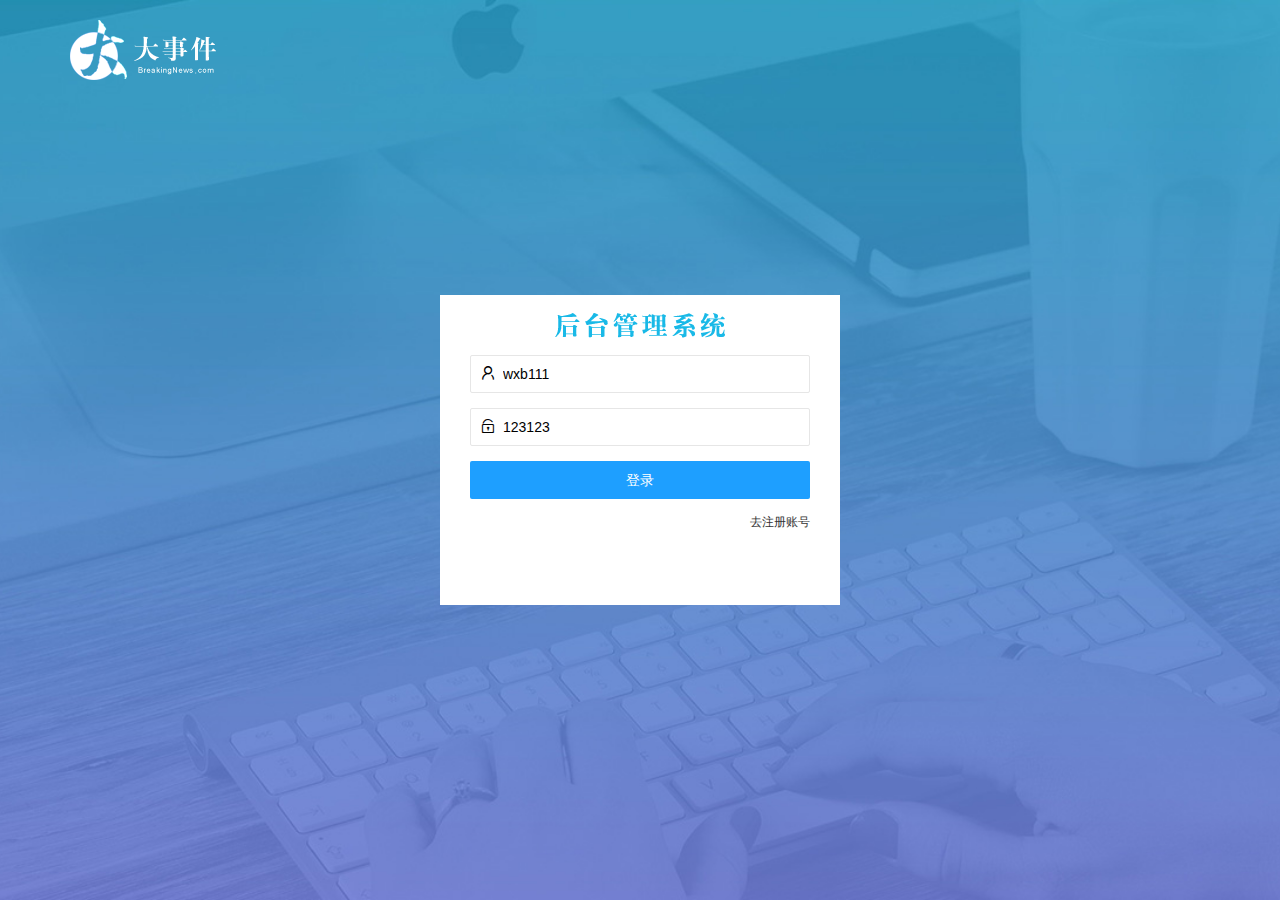
<file: login.html>
<!DOCTYPE html>
<html lang="en">

<head>
    <meta charset="UTF-8">
    <meta name="viewport" content="width=device-width, initial-scale=1.0">
    <title>大事件-注册和登录页面</title>
    <!-- 引入layui样式 -->
    <link rel="stylesheet" href="/assets/lib/layui/css/layui.css">
    <!-- 引入自己的样式 -->
    <link rel="stylesheet" href="/assets/css/login.css">
</head>

<body>
    <!-- 版心+log -->
    <div class="layui-main">
        <img src="/assets/images/logo.png" alt="">
    </div>
    <!-- 注册和登录区域 -->
    <div class="loginAndRegBox">
        <!-- 登录注册标题 -->
        <div class="titleBox"></div>
        <!-- 表单区域 -->
        <div class="login-box">
            <!-- 登录表单 -->
            <form class="layui-form" action="" id="form_login">
                <!-- 用户名 -->
                <div class="layui-form-item">
                    <i class="layui-icon layui-icon-username"></i>
                    <input value="wxb111" type="text" name="username" require lay-verify="required" placeholder="请输入用户名"
                        autocomplete="off" class="layui-input ">
                </div>
                <!-- 密码 -->
                <div class="layui-form-item">
                    <i class="layui-icon layui-icon-password"></i>
                    <input value="123123" type="text" name="password" required lay-verify="required|pwd" placeholder="请输入密码"
                        autocomplete="off" class="layui-input">
                </div>
                <!-- 提交按钮 -->
                <div class="layui-form-item">
                    <button class="layui-btn layui-btn-fluid layui-btn-normal" lay-submit>登录</button>
                </div>
                <!-- a链接 -->
                <div class="layui-form-item links">
                    <a href="javascript:;" id="link_reg">去注册账号</a>
                </div>
            </form>

        </div>
        <!-- 注册区域 -->
        <div class="reg-box" style="display: none;">
            <!-- 注册表单 -->
            <form class="layui-form" action="" id="form_reg">
                <!-- 用户名 -->
                <div class="layui-form-item">
                    <i class="layui-icon layui-icon-username"></i>
                    <input type="text" name="username" required lay-verify="required" placeholder="请输入用户名"
                        autocomplete="off" class="layui-input">
                </div>
                <!-- 密码 -->
                <div class="layui-form-item">
                    <i class="layui-icon layui-icon-password"></i>
                    <input type="text" name="password" required lay-verify="required|pwd" placeholder="请输入密码"
                        autocomplete="off" class="layui-input">
                </div>
                <!-- 确认密码 -->
                <div class="layui-form-item">
                    <i class="layui-icon layui-icon-password"></i>
                    <input type="text" name="repassword" required lay-verify="required|pwd|repwd" placeholder="请输入密码"
                        autocomplete="off" class="layui-input">
                </div>
                <!-- 注册按钮 -->
                <div class="layui-form-item">
                    <button class="layui-btn layui-btn-fluid layui-btn-normal" lay-submit>注册</button>
                </div>
                <!-- a链接 -->
                <div class="layui-form-item links">
                    <a href="javascript:;" id="link_login">去登陆</a>
                </div>
            </form>


        </div>
    </div>


    <!-- 导入layui的js（带all的） -->
    <script src="/assets/lib/layui/layui.all.js"></script>
    <!-- 引入jq -->
    <script src="/assets/lib/jquery.js "></script>
    <!-- 导入bestAPI.js -->
    <script src="/assets/js/baseAPI.js"></script>
    <!-- 引入自己的js -->
    <script src="/assets/js/login.js "></script>
</body>

</html>
</file>
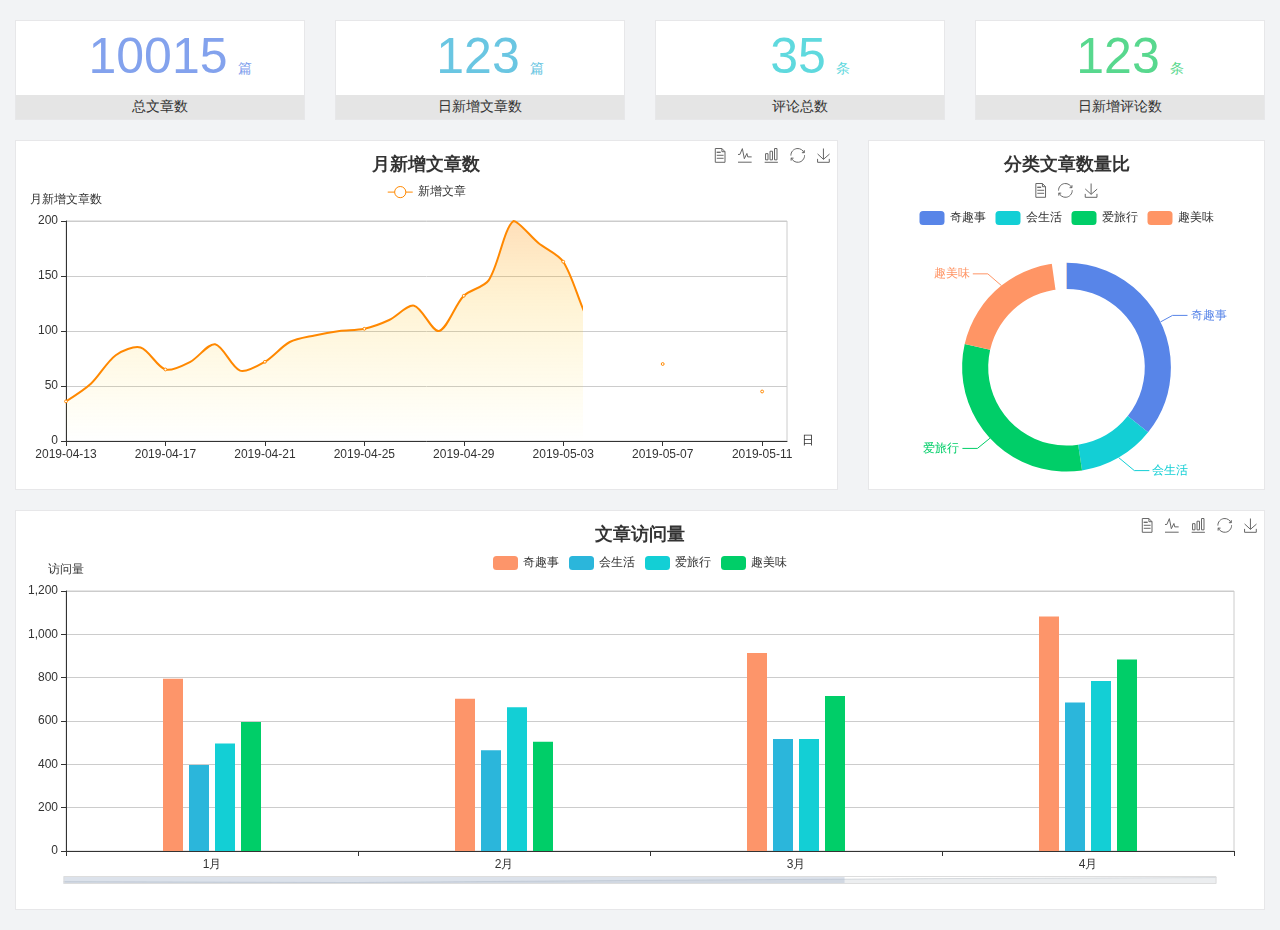
<file: home/dashboard.html>
<!DOCTYPE html>
<html lang="en">

<head>
  <meta charset="UTF-8">
  <meta name="viewport" content="width=device-width, initial-scale=1.0">
  <meta http-equiv="X-UA-Compatible" content="ie=edge">
  <title>图表统计</title>
  <link rel="stylesheet" href="../assets/lib/bootstrap.css" />
  <link rel="stylesheet" href="../assets/lib/main.css" />
  <script src="../assets/lib/jquery.js"></script>
  <script type="text/javascript" src="../assets/lib/echarts.min.js"></script>
</head>

<body>
  <div class="container-fluid">
    <div class="row spannel_list">
      <div class="col-sm-3 col-xs-6">
        <div class="spannel">
          <em>10015</em><span>篇</span>
          <b>总文章数</b>
        </div>
      </div>
      <div class="col-sm-3 col-xs-6">
        <div class="spannel scolor01">
          <em>123</em><span>篇</span>
          <b>日新增文章数</b>
        </div>
      </div>
      <div class="col-sm-3 col-xs-6">
        <div class="spannel scolor02">
          <em>35</em><span>条</span>
          <b>评论总数</b>
        </div>
      </div>
      <div class="col-sm-3 col-xs-6">
        <div class="spannel scolor03">
          <em>123</em><span>条</span>
          <b>日新增评论数</b>
        </div>
      </div>
    </div>
  </div>

  <div class="container-fluid">
    <div class="row curve-pie">
      <div class="col-lg-8 col-md-8">
        <div class="gragh_pannel" id="curve_show"></div>
      </div>
      <div class="col-lg-4 col-md-4">
        <div class="gragh_pannel" id="pie_show"></div>
      </div>
    </div>
  </div>

  <div class="container-fluid">
    <div class="column_pannel" id="column_show"></div>
  </div>

  <script>
    var oChart = echarts.init(document.getElementById('curve_show'));
    var aList_all = [
      { 'count': 36, 'date': '2019-04-13' },
      { 'count': 52, 'date': '2019-04-14' },
      { 'count': 78, 'date': '2019-04-15' },
      { 'count': 85, 'date': '2019-04-16' },
      { 'count': 65, 'date': '2019-04-17' },
      { 'count': 72, 'date': '2019-04-18' },
      { 'count': 88, 'date': '2019-04-19' },
      { 'count': 64, 'date': '2019-04-20' },
      { 'count': 72, 'date': '2019-04-21' },
      { 'count': 90, 'date': '2019-04-22' },
      { 'count': 96, 'date': '2019-04-23' },
      { 'count': 100, 'date': '2019-04-24' },
      { 'count': 102, 'date': '2019-04-25' },
      { 'count': 110, 'date': '2019-04-26' },
      { 'count': 123, 'date': '2019-04-27' },
      { 'count': 100, 'date': '2019-04-28' },
      { 'count': 132, 'date': '2019-04-29' },
      { 'count': 146, 'date': '2019-04-30' },
      { 'count': 200, 'date': '2019-05-01' },
      { 'count': 180, 'date': '2019-05-02' },
      { 'count': 163, 'date': '2019-05-03' },
      { 'count': 110, 'date': '2019-05-04' },
      { 'count': 80, 'date': '2019-05-05' },
      { 'count': 82, 'date': '2019-05-06' },
      { 'count': 70, 'date': '2019-05-07' },
      { 'count': 65, 'date': '2019-05-08' },
      { 'count': 54, 'date': '2019-05-09' },
      { 'count': 40, 'date': '2019-05-10' },
      { 'count': 45, 'date': '2019-05-11' },
      { 'count': 38, 'date': '2019-05-12' },
    ];

    let aCount = [];
    let aDate = [];

    for (var i = 0; i < aList_all.length; i++) {
      aCount.push(aList_all[i].count);
      aDate.push(aList_all[i].date);
    }

    var chartopt = {
      title: {
        text: '月新增文章数',
        left: 'center',
        top: '10'
      },
      tooltip: {
        trigger: 'axis'
      },
      legend: {
        data: ['新增文章'],
        top: '40'
      },
      toolbox: {
        show: true,
        feature: {
          mark: { show: true },
          dataView: { show: true, readOnly: false },
          magicType: { show: true, type: ['line', 'bar'] },
          restore: { show: true },
          saveAsImage: { show: true }
        }
      },
      calculable: true,
      xAxis: [
        {
          name: '日',
          type: 'category',
          boundaryGap: false,
          data: aDate
        }
      ],
      yAxis: [
        {
          name: '月新增文章数',
          type: 'value'
        }
      ],
      series: [
        {
          name: '新增文章',
          type: 'line',
          smooth: true,
          itemStyle: { normal: { areaStyle: { type: 'default' }, color: '#f80' }, lineStyle: { color: '#f80' } },
          data: aCount
        }],
      areaStyle: {
        normal: {
          color: new echarts.graphic.LinearGradient(0, 0, 0, 1, [{
            offset: 0,
            color: 'rgba(255,136,0,0.39)'
          }, {
            offset: .34,
            color: 'rgba(255,180,0,0.25)'
          }, {
            offset: 1,
            color: 'rgba(255,222,0,0.00)'
          }])

        }
      },
      grid: {
        show: true,
        x: 50,
        x2: 50,
        y: 80,
        height: 220
      }
    };

    oChart.setOption(chartopt);


    var oPie = echarts.init(document.getElementById('pie_show'));
    var oPieopt =
    {
      title: {
        top: 10,
        text: '分类文章数量比',
        x: 'center'
      },
      tooltip: {
        trigger: 'item',
        formatter: "{a} <br/>{b} : {c} ({d}%)"
      },
      color: ['#5885e8', '#13cfd5', '#00ce68', '#ff9565'],
      legend: {
        x: 'center',
        top: 65,
        data: ['奇趣事', '会生活', '爱旅行', '趣美味']
      },
      toolbox: {
        show: true,
        x: 'center',
        top: 35,
        feature: {
          mark: { show: true },
          dataView: { show: true, readOnly: false },
          magicType: {
            show: true,
            type: ['pie', 'funnel'],
            option: {
              funnel: {
                x: '25%',
                width: '50%',
                funnelAlign: 'left',
                max: 1548
              }
            }
          },
          restore: { show: true },
          saveAsImage: { show: true }
        }
      },
      calculable: true,
      series: [
        {
          name: '访问来源',
          type: 'pie',
          radius: ['45%', '60%'],
          center: ['50%', '65%'],
          data: [
            { value: 300, name: '奇趣事' },
            { value: 100, name: '会生活' },
            { value: 260, name: '爱旅行' },
            { value: 180, name: '趣美味' }
          ]
        }
      ]
    };
    oPie.setOption(oPieopt);



    var oColumn = this.echarts.init(document.getElementById('column_show'));
    var oColumnopt =
    {
      title: {
        text: '文章访问量',
        left: 'center',
        top: '10'
      },
      tooltip: {
        trigger: 'axis'
      },
      legend: {
        data: ['奇趣事', '会生活', '爱旅行', '趣美味'],
        top: '40'
      },
      toolbox: {
        show: true,
        feature: {
          mark: { show: true },
          dataView: { show: true, readOnly: false },
          magicType: { show: true, type: ['line', 'bar'] },
          restore: { show: true },
          saveAsImage: { show: true }
        }
      },
      calculable: true,
      xAxis: [
        {
          type: 'category',
          data: ['1月', '2月', '3月', '4月', '5月']
        }
      ],
      yAxis: [
        {
          name: '访问量',
          type: 'value'
        }
      ],
      series: [
        {
          name: '奇趣事',
          type: 'bar',
          barWidth: 20,
          itemStyle: {
            normal: { areaStyle: { type: 'default' }, color: '#fd956a' }
          },
          data: [800, 708, 920, 1090, 1200]
        },
        {
          name: '会生活',
          type: 'bar',
          barWidth: 20,
          itemStyle: {
            normal: { areaStyle: { type: 'default' }, color: '#2bb6db' }
          },
          data: [400, 468, 520, 690, 800]
        },
        {
          name: '爱旅行',
          type: 'bar',
          barWidth: 20,
          itemStyle: {
            normal: { areaStyle: { type: 'default' }, color: '#13cfd5' }
          },
          data: [500, 668, 520, 790, 900]
        },
        {
          name: '趣美味',
          type: 'bar',
          barWidth: 20,
          itemStyle: {
            normal: { areaStyle: { type: 'default' }, color: '#00ce68' }
          },
          data: [600, 508, 720, 890, 1000]
        }
      ],
      grid: {
        show: true,
        x: 50,
        x2: 30,
        y: 80,
        height: 260
      },
      dataZoom: [//给x轴设置滚动条
        {
          start: 0,//默认为0
          end: 100 - 1000 / 31,//默认为100
          type: 'slider',
          show: true,
          xAxisIndex: [0],
          handleSize: 0,//滑动条的 左右2个滑动条的大小
          height: 8,//组件高度
          left: 45, //左边的距离
          right: 50,//右边的距离
          bottom: 26,//右边的距离
          handleColor: '#ddd',//h滑动图标的颜色
          handleStyle: {
            borderColor: "#cacaca",
            borderWidth: "1",
            shadowBlur: 2,
            background: "#ddd",
            shadowColor: "#ddd",
          }
        }]
    };
    oColumn.setOption(oColumnopt);
  </script>
</body>

</html>
</file>
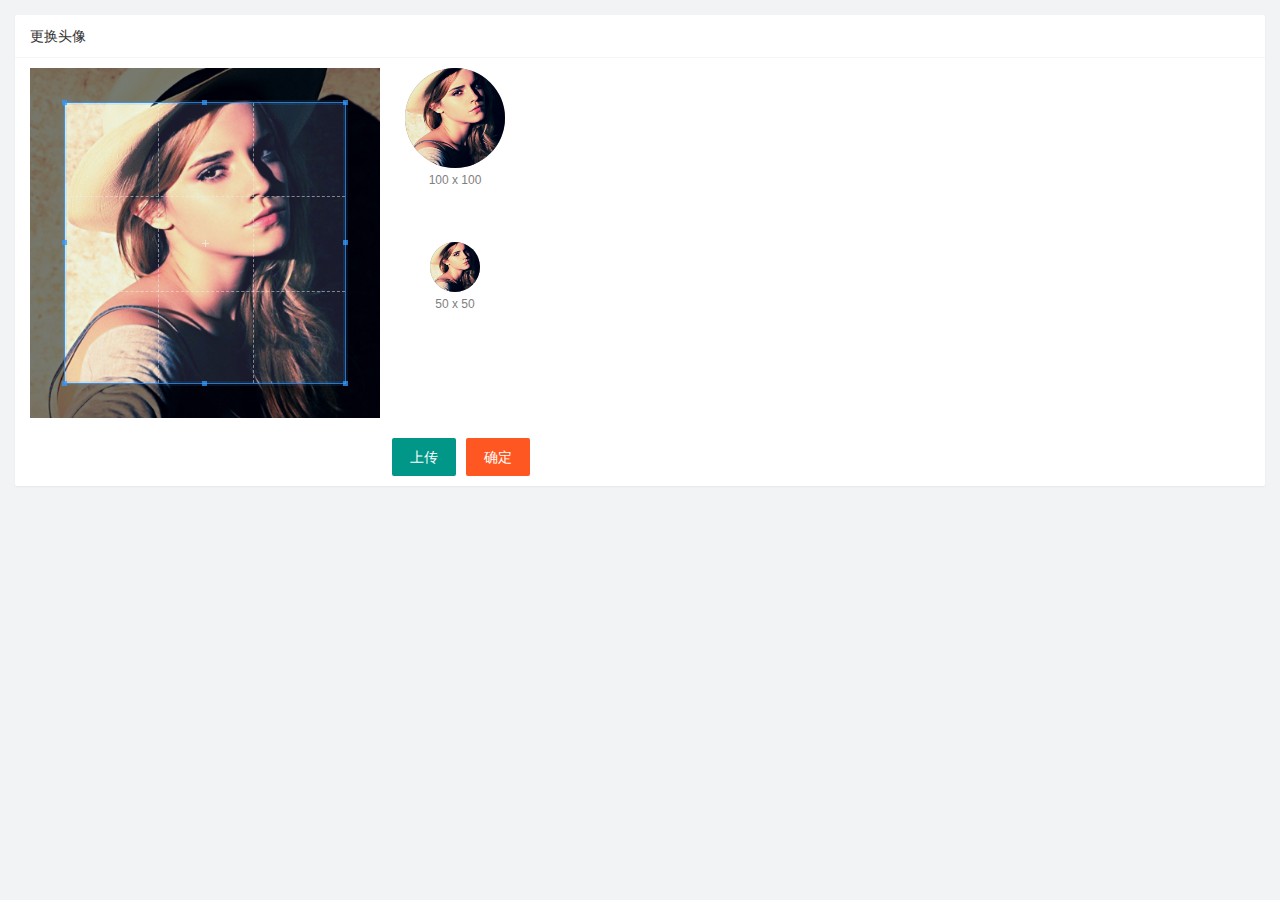
<file: user/user_avatar.html>
<!DOCTYPE html>
<html lang="en">

<head>
    <meta charset="UTF-8">
    <meta name="viewport" content="width=device-width, initial-scale=1.0">
    <title>Document</title>
    <link rel="stylesheet" href="/assets/lib/cropper/cropper.css"/>
    
    <link rel="stylesheet" href="/assets/lib/layui/css/layui.css">
    <link rel="stylesheet" href="/assets/css/user/user_avatar.css">
</head>

<body>
    <div class="layui-card">
        <div class="layui-card-header">更换头像</div>
        <div class="layui-card-body">
            <!-- 第一行的图片裁剪和预览区域 -->
            <div class="row1">
                <!-- 图片裁剪区域 -->
                <div class="cropper-box">
                    <!-- 这个 img 标签很重要，将来会把它初始化为裁剪区域 -->
                    <img id="image" src="/assets/images/sample.jpg" />
                </div>
                <!-- 图片的预览区域 -->
                <div class="preview-box">
                    <div>
                        <!-- 宽高为 100px 的预览区域 -->
                        <div class="img-preview w100"></div>
                        <p class="size">100 x 100</p>
                    </div>
                    <div>
                        <!-- 宽高为 50px 的预览区域 -->
                        <div class="img-preview w50"></div>
                        <p class="size">50 x 50</p>
                    </div>
                </div>
            </div>

            <!-- 第二行的按钮区域 -->
            <div class="row2">
                <input type="file" id="file" accept="image/png,image/jpegs">
                <button id="btnChooseImage" type="button" class="layui-btn">上传</button>
                <button id="btnUpold" type="button" class="layui-btn layui-btn-danger">确定</button>
            </div>
        </div>
    </div>
    <script src="/assets/lib/layui/layui.all.js"></script>
    <script src="/assets/lib/jquery.js"></script>
    <script src="/assets/lib/cropper/Cropper.js"></script>
    <script src="/assets/lib/cropper/jquery-cropper.js"></script>
    <script src="/assets/js/baseAPI.js"></script>
    <script src="/assets/js/user/user_avatar.js"></script>
</body>

</html>
</file>
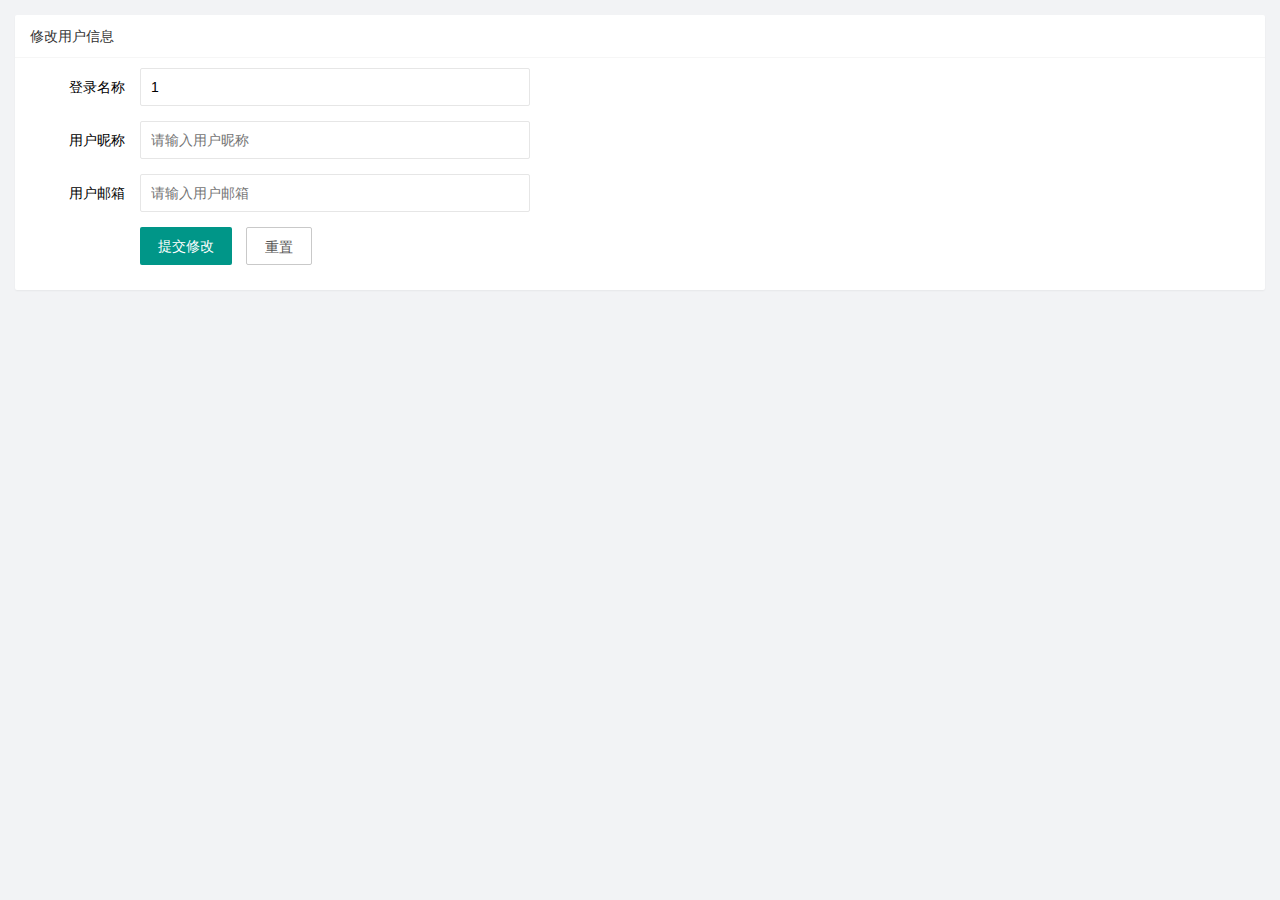
<file: user/user_info.html>
<!DOCTYPE html>
<html lang="en">

<head>
    <meta charset="UTF-8">
    <meta name="viewport" content="width=device-width, initial-scale=1.0">
    <title>Document</title>
    <link rel="stylesheet" href="/assets/lib/layui/css/layui.css">
    <link rel="stylesheet" href="/assets/css/user/user_info.css">
</head>

<body>
    <div class="layui-card">
        <div class="layui-card-header">修改用户信息</div>
        <div class="layui-card-body">
            <form class="layui-form" lay-filter="formUserInfo">
                <!-- 隐藏域id -->
                <input type="hidden" name="id">
                <div class="layui-form-item">
                    <label class="layui-form-label">登录名称</label>
                    <div class="layui-input-block">
                        <input value="1" type="text" name="username" readonly required lay-verify="required" placeholder="请输入标题"
                            autocomplete="off" class="layui-input">
                    </div>
                </div>
                <div class="layui-form-item">
                    <label class="layui-form-label">用户昵称</label>
                    <div class="layui-input-block">
                        <input type="text" name="nickname" required lay-verify="required|nickname" placeholder="请输入用户昵称"
                            autocomplete="off" class="layui-input">
                    </div>
                </div>
                <div class="layui-form-item">
                    <label class="layui-form-label">用户邮箱</label>
                    <div class="layui-input-block">
                        <input type="text" name="email" required lay-verify="required|email" placeholder="请输入用户邮箱"
                            autocomplete="off" class="layui-input">
                    </div>
                </div>
                <div class="layui-form-item">
                <div class="layui-input-block">
                    <button class="layui-btn" lay-submit lay-filter="formDemo">提交修改</button>
                    <button type="reset" class="layui-btn layui-btn-primary" id="btnReset">重置</button>
                </div>
                </div>
            </form>
        </div>
    </div>
    <script src="/assets/lib/layui/layui.all.js"></script>
    <script src="/assets/lib/jquery.js"></script>
    <script src="/assets/js/baseAPI.js"></script>
    <script src="/assets/js/user/user_info.js"></script>
</body>

</html>
</file>
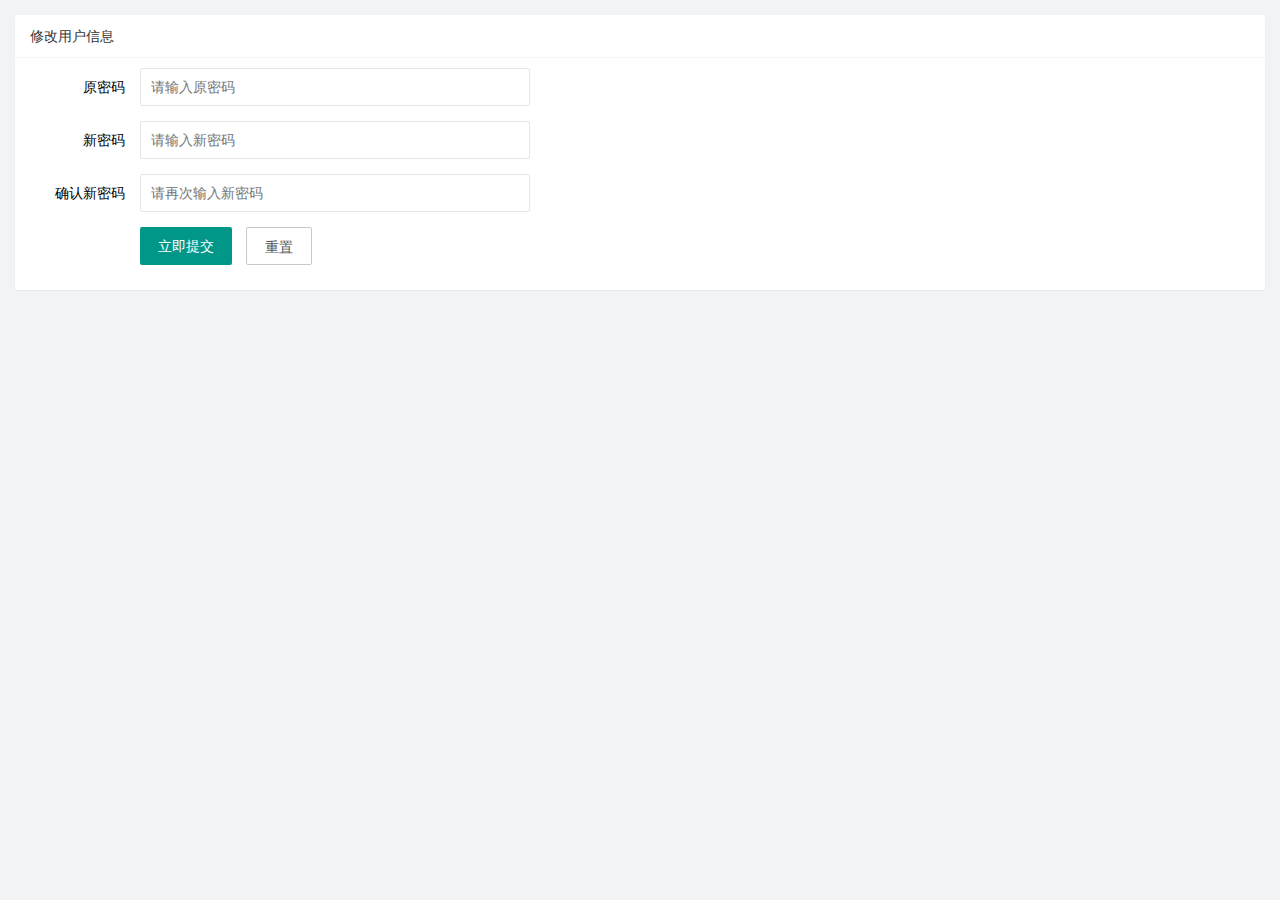
<file: user/user_pwd.html>
<!DOCTYPE html>
<html lang="en">

<head>
    <meta charset="UTF-8">
    <meta name="viewport" content="width=device-width, initial-scale=1.0">
    <title>Document</title>
    <link rel="stylesheet" href="/assets/lib/layui/css/layui.css">
    <link rel="stylesheet" href="/assets/css/user/user_pwd.css">
</head>

<body>
    <div class="layui-card">
        <div class="layui-card-header">修改用户信息</div>
        <div class="layui-card-body">
            <form class="layui-form">
                <div class="layui-form-item">
                    <label class="layui-form-label">原密码</label>
                    <div class="layui-input-block">
                        <input type="text" name="oldPwd" required lay-verify="required|pwd" placeholder="请输入原密码"
                            autocomplete="off" class="layui-input">
                    </div>
                </div>
                <div class="layui-form-item">
                    <label class="layui-form-label">新密码</label>
                    <div class="layui-input-block">
                        <input type="text" name="newPwd" required lay-verify="required|pwd|samepwd" placeholder="请输入新密码"
                            autocomplete="off" class="layui-input">
                    </div>
                </div>
                <div class="layui-form-item">
                    <label class="layui-form-label">确认新密码</label>
                    <div class="layui-input-block">
                        <input type="text" name="rePwd" required lay-verify="required|pwd|repwd" placeholder="请再次输入新密码"
                            autocomplete="off" class="layui-input">
                    </div>
                </div>
                <div class="layui-form-item">
                    <div class="layui-input-block">
                        <button class="layui-btn" lay-submit lay-filter="formDemo">立即提交</button>
                        <button type="reset" class="layui-btn layui-btn-primary">重置</button>
                    </div>
                </div>
            </form>
        </div>
    </div>
    <script src="/assets/lib/layui/layui.all.js"></script>
    <script src="/assets/lib/jquery.js"></script>
    <script src="/assets/js/baseAPI.js"></script>
    <script src="/assets/js/user/user_pwd.js"></script>
</body>

</html>
</file>
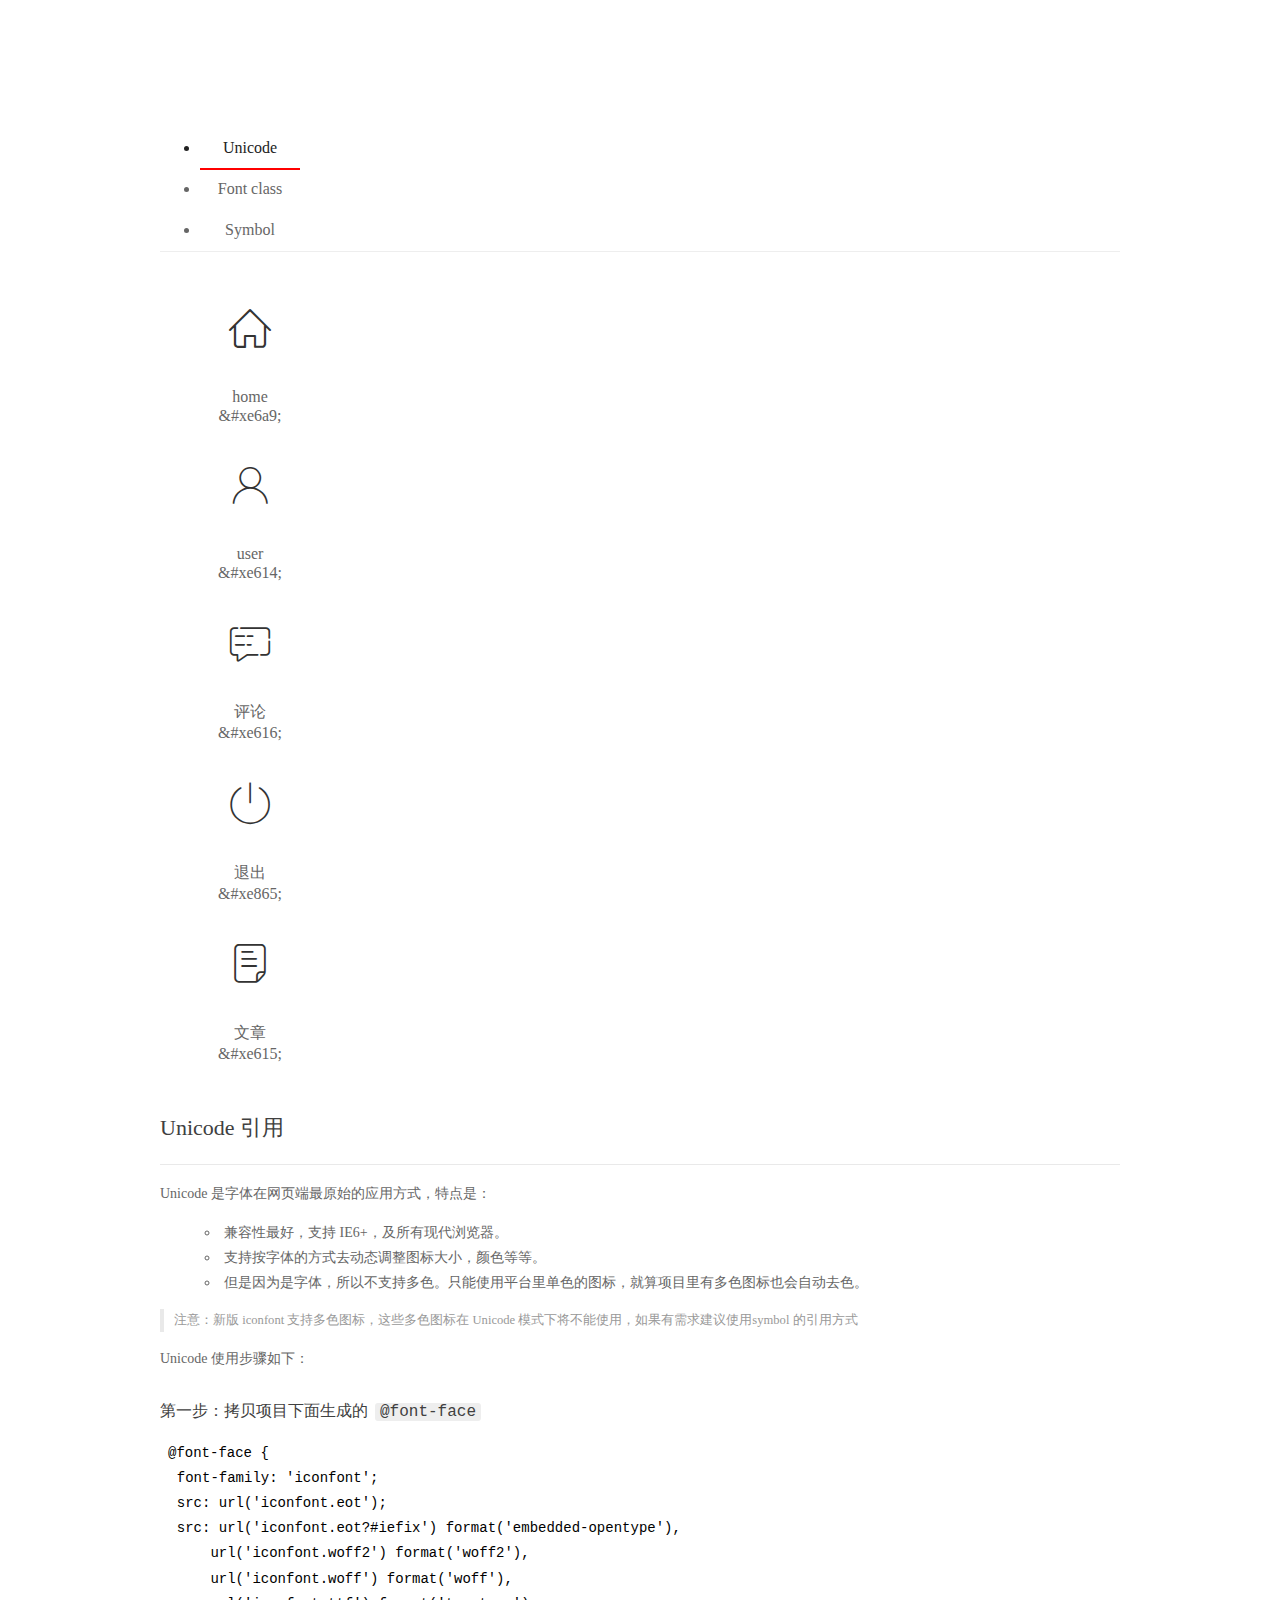
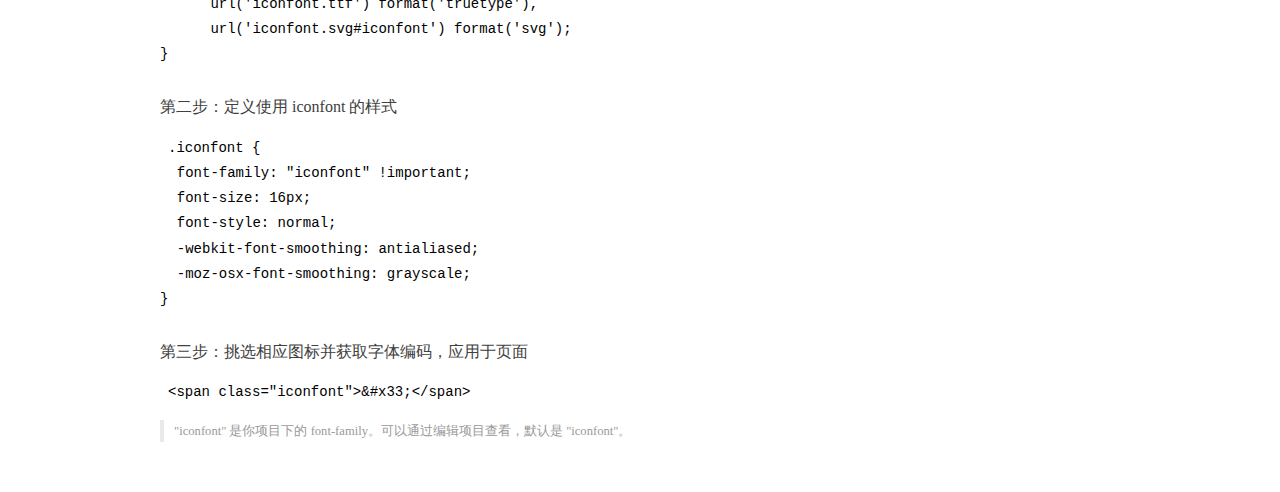
<file: assets/fonts/demo_index.html>
<!DOCTYPE html>
<html>
<head>
  <meta charset="utf-8"/>
  <title>IconFont Demo</title>
  <link rel="shortcut icon" href="https://gtms04.alicdn.com/tps/i4/TB1_oz6GVXXXXaFXpXXJDFnIXXX-64-64.ico" type="image/x-icon"/>
  <link rel="stylesheet" href="https://g.alicdn.com/thx/cube/1.3.2/cube.min.css">
  <link rel="stylesheet" href="demo.css">
  <link rel="stylesheet" href="iconfont.css">
  <script src="iconfont.js"></script>
  <!-- jQuery -->
  <script src="https://a1.alicdn.com/oss/uploads/2018/12/26/7bfddb60-08e8-11e9-9b04-53e73bb6408b.js"></script>
  <!-- 代码高亮 -->
  <script src="https://a1.alicdn.com/oss/uploads/2018/12/26/a3f714d0-08e6-11e9-8a15-ebf944d7534c.js"></script>
</head>
<body>
  <div class="main">
    <h1 class="logo"><a href="https://www.iconfont.cn/" title="iconfont 首页" target="_blank">&#xe86b;</a></h1>
    <div class="nav-tabs">
      <ul id="tabs" class="dib-box">
        <li class="dib active"><span>Unicode</span></li>
        <li class="dib"><span>Font class</span></li>
        <li class="dib"><span>Symbol</span></li>
      </ul>
      
    </div>
    <div class="tab-container">
      <div class="content unicode" style="display: block;">
          <ul class="icon_lists dib-box">
          
            <li class="dib">
              <span class="icon iconfont">&#xe6a9;</span>
                <div class="name">home</div>
                <div class="code-name">&amp;#xe6a9;</div>
              </li>
          
            <li class="dib">
              <span class="icon iconfont">&#xe614;</span>
                <div class="name">user</div>
                <div class="code-name">&amp;#xe614;</div>
              </li>
          
            <li class="dib">
              <span class="icon iconfont">&#xe616;</span>
                <div class="name">评论</div>
                <div class="code-name">&amp;#xe616;</div>
              </li>
          
            <li class="dib">
              <span class="icon iconfont">&#xe865;</span>
                <div class="name">退出</div>
                <div class="code-name">&amp;#xe865;</div>
              </li>
          
            <li class="dib">
              <span class="icon iconfont">&#xe615;</span>
                <div class="name">文章</div>
                <div class="code-name">&amp;#xe615;</div>
              </li>
          
          </ul>
          <div class="article markdown">
          <h2 id="unicode-">Unicode 引用</h2>
          <hr>

          <p>Unicode 是字体在网页端最原始的应用方式，特点是：</p>
          <ul>
            <li>兼容性最好，支持 IE6+，及所有现代浏览器。</li>
            <li>支持按字体的方式去动态调整图标大小，颜色等等。</li>
            <li>但是因为是字体，所以不支持多色。只能使用平台里单色的图标，就算项目里有多色图标也会自动去色。</li>
          </ul>
          <blockquote>
            <p>注意：新版 iconfont 支持多色图标，这些多色图标在 Unicode 模式下将不能使用，如果有需求建议使用symbol 的引用方式</p>
          </blockquote>
          <p>Unicode 使用步骤如下：</p>
          <h3 id="-font-face">第一步：拷贝项目下面生成的 <code>@font-face</code></h3>
<pre><code class="language-css"
>@font-face {
  font-family: 'iconfont';
  src: url('iconfont.eot');
  src: url('iconfont.eot?#iefix') format('embedded-opentype'),
      url('iconfont.woff2') format('woff2'),
      url('iconfont.woff') format('woff'),
      url('iconfont.ttf') format('truetype'),
      url('iconfont.svg#iconfont') format('svg');
}
</code></pre>
          <h3 id="-iconfont-">第二步：定义使用 iconfont 的样式</h3>
<pre><code class="language-css"
>.iconfont {
  font-family: "iconfont" !important;
  font-size: 16px;
  font-style: normal;
  -webkit-font-smoothing: antialiased;
  -moz-osx-font-smoothing: grayscale;
}
</code></pre>
          <h3 id="-">第三步：挑选相应图标并获取字体编码，应用于页面</h3>
<pre>
<code class="language-html"
>&lt;span class="iconfont"&gt;&amp;#x33;&lt;/span&gt;
</code></pre>
          <blockquote>
            <p>"iconfont" 是你项目下的 font-family。可以通过编辑项目查看，默认是 "iconfont"。</p>
          </blockquote>
          </div>
      </div>
      <div class="content font-class">
        <ul class="icon_lists dib-box">
          
          <li class="dib">
            <span class="icon iconfont icon-home"></span>
            <div class="name">
              home
            </div>
            <div class="code-name">.icon-home
            </div>
          </li>
          
          <li class="dib">
            <span class="icon iconfont icon-user"></span>
            <div class="name">
              user
            </div>
            <div class="code-name">.icon-user
            </div>
          </li>
          
          <li class="dib">
            <span class="icon iconfont icon-pinglun"></span>
            <div class="name">
              评论
            </div>
            <div class="code-name">.icon-pinglun
            </div>
          </li>
          
          <li class="dib">
            <span class="icon iconfont icon-tuichu"></span>
            <div class="name">
              退出
            </div>
            <div class="code-name">.icon-tuichu
            </div>
          </li>
          
          <li class="dib">
            <span class="icon iconfont icon-16"></span>
            <div class="name">
              文章
            </div>
            <div class="code-name">.icon-16
            </div>
          </li>
          
        </ul>
        <div class="article markdown">
        <h2 id="font-class-">font-class 引用</h2>
        <hr>

        <p>font-class 是 Unicode 使用方式的一种变种，主要是解决 Unicode 书写不直观，语意不明确的问题。</p>
        <p>与 Unicode 使用方式相比，具有如下特点：</p>
        <ul>
          <li>兼容性良好，支持 IE8+，及所有现代浏览器。</li>
          <li>相比于 Unicode 语意明确，书写更直观。可以很容易分辨这个 icon 是什么。</li>
          <li>因为使用 class 来定义图标，所以当要替换图标时，只需要修改 class 里面的 Unicode 引用。</li>
          <li>不过因为本质上还是使用的字体，所以多色图标还是不支持的。</li>
        </ul>
        <p>使用步骤如下：</p>
        <h3 id="-fontclass-">第一步：引入项目下面生成的 fontclass 代码：</h3>
<pre><code class="language-html">&lt;link rel="stylesheet" href="./iconfont.css"&gt;
</code></pre>
        <h3 id="-">第二步：挑选相应图标并获取类名，应用于页面：</h3>
<pre><code class="language-html">&lt;span class="iconfont icon-xxx"&gt;&lt;/span&gt;
</code></pre>
        <blockquote>
          <p>"
            iconfont" 是你项目下的 font-family。可以通过编辑项目查看，默认是 "iconfont"。</p>
        </blockquote>
      </div>
      </div>
      <div class="content symbol">
          <ul class="icon_lists dib-box">
          
            <li class="dib">
                <svg class="icon svg-icon" aria-hidden="true">
                  <use xlink:href="#icon-home"></use>
                </svg>
                <div class="name">home</div>
                <div class="code-name">#icon-home</div>
            </li>
          
            <li class="dib">
                <svg class="icon svg-icon" aria-hidden="true">
                  <use xlink:href="#icon-user"></use>
                </svg>
                <div class="name">user</div>
                <div class="code-name">#icon-user</div>
            </li>
          
            <li class="dib">
                <svg class="icon svg-icon" aria-hidden="true">
                  <use xlink:href="#icon-pinglun"></use>
                </svg>
                <div class="name">评论</div>
                <div class="code-name">#icon-pinglun</div>
            </li>
          
            <li class="dib">
                <svg class="icon svg-icon" aria-hidden="true">
                  <use xlink:href="#icon-tuichu"></use>
                </svg>
                <div class="name">退出</div>
                <div class="code-name">#icon-tuichu</div>
            </li>
          
            <li class="dib">
                <svg class="icon svg-icon" aria-hidden="true">
                  <use xlink:href="#icon-16"></use>
                </svg>
                <div class="name">文章</div>
                <div class="code-name">#icon-16</div>
            </li>
          
          </ul>
          <div class="article markdown">
          <h2 id="symbol-">Symbol 引用</h2>
          <hr>

          <p>这是一种全新的使用方式，应该说这才是未来的主流，也是平台目前推荐的用法。相关介绍可以参考这篇<a href="">文章</a>
            这种用法其实是做了一个 SVG 的集合，与另外两种相比具有如下特点：</p>
          <ul>
            <li>支持多色图标了，不再受单色限制。</li>
            <li>通过一些技巧，支持像字体那样，通过 <code>font-size</code>, <code>color</code> 来调整样式。</li>
            <li>兼容性较差，支持 IE9+，及现代浏览器。</li>
            <li>浏览器渲染 SVG 的性能一般，还不如 png。</li>
          </ul>
          <p>使用步骤如下：</p>
          <h3 id="-symbol-">第一步：引入项目下面生成的 symbol 代码：</h3>
<pre><code class="language-html">&lt;script src="./iconfont.js"&gt;&lt;/script&gt;
</code></pre>
          <h3 id="-css-">第二步：加入通用 CSS 代码（引入一次就行）：</h3>
<pre><code class="language-html">&lt;style&gt;
.icon {
  width: 1em;
  height: 1em;
  vertical-align: -0.15em;
  fill: currentColor;
  overflow: hidden;
}
&lt;/style&gt;
</code></pre>
          <h3 id="-">第三步：挑选相应图标并获取类名，应用于页面：</h3>
<pre><code class="language-html">&lt;svg class="icon" aria-hidden="true"&gt;
  &lt;use xlink:href="#icon-xxx"&gt;&lt;/use&gt;
&lt;/svg&gt;
</code></pre>
          </div>
      </div>

    </div>
  </div>
  <script>
  $(document).ready(function () {
      $('.tab-container .content:first').show()

      $('#tabs li').click(function (e) {
        var tabContent = $('.tab-container .content')
        var index = $(this).index()

        if ($(this).hasClass('active')) {
          return
        } else {
          $('#tabs li').removeClass('active')
          $(this).addClass('active')

          tabContent.hide().eq(index).fadeIn()
        }
      })
    })
  </script>
</body>
</html>
</file>
<file: assets/lib/layui/css/layui.css>
/** layui-v2.5.5 MIT License By https://www.layui.com */
 .layui-inline,img{display:inline-block;vertical-align:middle}h1,h2,h3,h4,h5,h6{font-weight:400}.layui-edge,.layui-header,.layui-inline,.layui-main{position:relative}.layui-body,.layui-edge,.layui-elip{overflow:hidden}.layui-btn,.layui-edge,.layui-inline,img{vertical-align:middle}.layui-btn,.layui-disabled,.layui-icon,.layui-unselect{-moz-user-select:none;-webkit-user-select:none;-ms-user-select:none}.layui-elip,.layui-form-checkbox span,.layui-form-pane .layui-form-label{text-overflow:ellipsis;white-space:nowrap}.layui-breadcrumb,.layui-tree-btnGroup{visibility:hidden}blockquote,body,button,dd,div,dl,dt,form,h1,h2,h3,h4,h5,h6,input,li,ol,p,pre,td,textarea,th,ul{margin:0;padding:0;-webkit-tap-highlight-color:rgba(0,0,0,0)}a:active,a:hover{outline:0}img{border:none}li{list-style:none}table{border-collapse:collapse;border-spacing:0}h4,h5,h6{font-size:100%}button,input,optgroup,option,select,textarea{font-family:inherit;font-size:inherit;font-style:inherit;font-weight:inherit;outline:0}pre{white-space:pre-wrap;white-space:-moz-pre-wrap;white-space:-pre-wrap;white-space:-o-pre-wrap;word-wrap:break-word}body{line-height:24px;font:14px Helvetica Neue,Helvetica,PingFang SC,Tahoma,Arial,sans-serif}hr{height:1px;margin:10px 0;border:0;clear:both}a{color:#333;text-decoration:none}a:hover{color:#777}a cite{font-style:normal;*cursor:pointer}.layui-border-box,.layui-border-box *{box-sizing:border-box}.layui-box,.layui-box *{box-sizing:content-box}.layui-clear{clear:both;*zoom:1}.layui-clear:after{content:'\20';clear:both;*zoom:1;display:block;height:0}.layui-inline{*display:inline;*zoom:1}.layui-edge{display:inline-block;width:0;height:0;border-width:6px;border-style:dashed;border-color:transparent}.layui-edge-top{top:-4px;border-bottom-color:#999;border-bottom-style:solid}.layui-edge-right{border-left-color:#999;border-left-style:solid}.layui-edge-bottom{top:2px;border-top-color:#999;border-top-style:solid}.layui-edge-left{border-right-color:#999;border-right-style:solid}.layui-disabled,.layui-disabled:hover{color:#d2d2d2!important;cursor:not-allowed!important}.layui-circle{border-radius:100%}.layui-show{display:block!important}.layui-hide{display:none!important}@font-face{font-family:layui-icon;src:url(../font/iconfont.eot?v=250);src:url(../font/iconfont.eot?v=250#iefix) format('embedded-opentype'),url(../font/iconfont.woff2?v=250) format('woff2'),url(../font/iconfont.woff?v=250) format('woff'),url(../font/iconfont.ttf?v=250) format('truetype'),url(../font/iconfont.svg?v=250#layui-icon) format('svg')}.layui-icon{font-family:layui-icon!important;font-size:16px;font-style:normal;-webkit-font-smoothing:antialiased;-moz-osx-font-smoothing:grayscale}.layui-icon-reply-fill:before{content:"\e611"}.layui-icon-set-fill:before{content:"\e614"}.layui-icon-menu-fill:before{content:"\e60f"}.layui-icon-search:before{content:"\e615"}.layui-icon-share:before{content:"\e641"}.layui-icon-set-sm:before{content:"\e620"}.layui-icon-engine:before{content:"\e628"}.layui-icon-close:before{content:"\1006"}.layui-icon-close-fill:before{content:"\1007"}.layui-icon-chart-screen:before{content:"\e629"}.layui-icon-star:before{content:"\e600"}.layui-icon-circle-dot:before{content:"\e617"}.layui-icon-chat:before{content:"\e606"}.layui-icon-release:before{content:"\e609"}.layui-icon-list:before{content:"\e60a"}.layui-icon-chart:before{content:"\e62c"}.layui-icon-ok-circle:before{content:"\1005"}.layui-icon-layim-theme:before{content:"\e61b"}.layui-icon-table:before{content:"\e62d"}.layui-icon-right:before{content:"\e602"}.layui-icon-left:before{content:"\e603"}.layui-icon-cart-simple:before{content:"\e698"}.layui-icon-face-cry:before{content:"\e69c"}.layui-icon-face-smile:before{content:"\e6af"}.layui-icon-survey:before{content:"\e6b2"}.layui-icon-tree:before{content:"\e62e"}.layui-icon-upload-circle:before{content:"\e62f"}.layui-icon-add-circle:before{content:"\e61f"}.layui-icon-download-circle:before{content:"\e601"}.layui-icon-templeate-1:before{content:"\e630"}.layui-icon-util:before{content:"\e631"}.layui-icon-face-surprised:before{content:"\e664"}.layui-icon-edit:before{content:"\e642"}.layui-icon-speaker:before{content:"\e645"}.layui-icon-down:before{content:"\e61a"}.layui-icon-file:before{content:"\e621"}.layui-icon-layouts:before{content:"\e632"}.layui-icon-rate-half:before{content:"\e6c9"}.layui-icon-add-circle-fine:before{content:"\e608"}.layui-icon-prev-circle:before{content:"\e633"}.layui-icon-read:before{content:"\e705"}.layui-icon-404:before{content:"\e61c"}.layui-icon-carousel:before{content:"\e634"}.layui-icon-help:before{content:"\e607"}.layui-icon-code-circle:before{content:"\e635"}.layui-icon-water:before{content:"\e636"}.layui-icon-username:before{content:"\e66f"}.layui-icon-find-fill:before{content:"\e670"}.layui-icon-about:before{content:"\e60b"}.layui-icon-location:before{content:"\e715"}.layui-icon-up:before{content:"\e619"}.layui-icon-pause:before{content:"\e651"}.layui-icon-date:before{content:"\e637"}.layui-icon-layim-uploadfile:before{content:"\e61d"}.layui-icon-delete:before{content:"\e640"}.layui-icon-play:before{content:"\e652"}.layui-icon-top:before{content:"\e604"}.layui-icon-friends:before{content:"\e612"}.layui-icon-refresh-3:before{content:"\e9aa"}.layui-icon-ok:before{content:"\e605"}.layui-icon-layer:before{content:"\e638"}.layui-icon-face-smile-fine:before{content:"\e60c"}.layui-icon-dollar:before{content:"\e659"}.layui-icon-group:before{content:"\e613"}.layui-icon-layim-download:before{content:"\e61e"}.layui-icon-picture-fine:before{content:"\e60d"}.layui-icon-link:before{content:"\e64c"}.layui-icon-diamond:before{content:"\e735"}.layui-icon-log:before{content:"\e60e"}.layui-icon-rate-solid:before{content:"\e67a"}.layui-icon-fonts-del:before{content:"\e64f"}.layui-icon-unlink:before{content:"\e64d"}.layui-icon-fonts-clear:before{content:"\e639"}.layui-icon-triangle-r:before{content:"\e623"}.layui-icon-circle:before{content:"\e63f"}.layui-icon-radio:before{content:"\e643"}.layui-icon-align-center:before{content:"\e647"}.layui-icon-align-right:before{content:"\e648"}.layui-icon-align-left:before{content:"\e649"}.layui-icon-loading-1:before{content:"\e63e"}.layui-icon-return:before{content:"\e65c"}.layui-icon-fonts-strong:before{content:"\e62b"}.layui-icon-upload:before{content:"\e67c"}.layui-icon-dialogue:before{content:"\e63a"}.layui-icon-video:before{content:"\e6ed"}.layui-icon-headset:before{content:"\e6fc"}.layui-icon-cellphone-fine:before{content:"\e63b"}.layui-icon-add-1:before{content:"\e654"}.layui-icon-face-smile-b:before{content:"\e650"}.layui-icon-fonts-html:before{content:"\e64b"}.layui-icon-form:before{content:"\e63c"}.layui-icon-cart:before{content:"\e657"}.layui-icon-camera-fill:before{content:"\e65d"}.layui-icon-tabs:before{content:"\e62a"}.layui-icon-fonts-code:before{content:"\e64e"}.layui-icon-fire:before{content:"\e756"}.layui-icon-set:before{content:"\e716"}.layui-icon-fonts-u:before{content:"\e646"}.layui-icon-triangle-d:before{content:"\e625"}.layui-icon-tips:before{content:"\e702"}.layui-icon-picture:before{content:"\e64a"}.layui-icon-more-vertical:before{content:"\e671"}.layui-icon-flag:before{content:"\e66c"}.layui-icon-loading:before{content:"\e63d"}.layui-icon-fonts-i:before{content:"\e644"}.layui-icon-refresh-1:before{content:"\e666"}.layui-icon-rmb:before{content:"\e65e"}.layui-icon-home:before{content:"\e68e"}.layui-icon-user:before{content:"\e770"}.layui-icon-notice:before{content:"\e667"}.layui-icon-login-weibo:before{content:"\e675"}.layui-icon-voice:before{content:"\e688"}.layui-icon-upload-drag:before{content:"\e681"}.layui-icon-login-qq:before{content:"\e676"}.layui-icon-snowflake:before{content:"\e6b1"}.layui-icon-file-b:before{content:"\e655"}.layui-icon-template:before{content:"\e663"}.layui-icon-auz:before{content:"\e672"}.layui-icon-console:before{content:"\e665"}.layui-icon-app:before{content:"\e653"}.layui-icon-prev:before{content:"\e65a"}.layui-icon-website:before{content:"\e7ae"}.layui-icon-next:before{content:"\e65b"}.layui-icon-component:before{content:"\e857"}.layui-icon-more:before{content:"\e65f"}.layui-icon-login-wechat:before{content:"\e677"}.layui-icon-shrink-right:before{content:"\e668"}.layui-icon-spread-left:before{content:"\e66b"}.layui-icon-camera:before{content:"\e660"}.layui-icon-note:before{content:"\e66e"}.layui-icon-refresh:before{content:"\e669"}.layui-icon-female:before{content:"\e661"}.layui-icon-male:before{content:"\e662"}.layui-icon-password:before{content:"\e673"}.layui-icon-senior:before{content:"\e674"}.layui-icon-theme:before{content:"\e66a"}.layui-icon-tread:before{content:"\e6c5"}.layui-icon-praise:before{content:"\e6c6"}.layui-icon-star-fill:before{content:"\e658"}.layui-icon-rate:before{content:"\e67b"}.layui-icon-template-1:before{content:"\e656"}.layui-icon-vercode:before{content:"\e679"}.layui-icon-cellphone:before{content:"\e678"}.layui-icon-screen-full:before{content:"\e622"}.layui-icon-screen-restore:before{content:"\e758"}.layui-icon-cols:before{content:"\e610"}.layui-icon-export:before{content:"\e67d"}.layui-icon-print:before{content:"\e66d"}.layui-icon-slider:before{content:"\e714"}.layui-icon-addition:before{content:"\e624"}.layui-icon-subtraction:before{content:"\e67e"}.layui-icon-service:before{content:"\e626"}.layui-icon-transfer:before{content:"\e691"}.layui-main{width:1140px;margin:0 auto}.layui-header{z-index:1000;height:60px}.layui-header a:hover{transition:all .5s;-webkit-transition:all .5s}.layui-side{position:fixed;left:0;top:0;bottom:0;z-index:999;width:200px;overflow-x:hidden}.layui-side-scroll{position:relative;width:220px;height:100%;overflow-x:hidden}.layui-body{position:absolute;left:200px;right:0;top:0;bottom:0;z-index:998;width:auto;overflow-y:auto;box-sizing:border-box}.layui-layout-body{overflow:hidden}.layui-layout-admin .layui-header{background-color:#23262E}.layui-layout-admin .layui-side{top:60px;width:200px;overflow-x:hidden}.layui-layout-admin .layui-body{position:fixed;top:60px;bottom:44px}.layui-layout-admin .layui-main{width:auto;margin:0 15px}.layui-layout-admin .layui-footer{position:fixed;left:200px;right:0;bottom:0;height:44px;line-height:44px;padding:0 15px;background-color:#eee}.layui-layout-admin .layui-logo{position:absolute;left:0;top:0;width:200px;height:100%;line-height:60px;text-align:center;color:#009688;font-size:16px}.layui-layout-admin .layui-header .layui-nav{background:0 0}.layui-layout-left{position:absolute!important;left:200px;top:0}.layui-layout-right{position:absolute!important;right:0;top:0}.layui-container{position:relative;margin:0 auto;padding:0 15px;box-sizing:border-box}.layui-fluid{position:relative;margin:0 auto;padding:0 15px}.layui-row:after,.layui-row:before{content:'';display:block;clear:both}.layui-col-lg1,.layui-col-lg10,.layui-col-lg11,.layui-col-lg12,.layui-col-lg2,.layui-col-lg3,.layui-col-lg4,.layui-col-lg5,.layui-col-lg6,.layui-col-lg7,.layui-col-lg8,.layui-col-lg9,.layui-col-md1,.layui-col-md10,.layui-col-md11,.layui-col-md12,.layui-col-md2,.layui-col-md3,.layui-col-md4,.layui-col-md5,.layui-col-md6,.layui-col-md7,.layui-col-md8,.layui-col-md9,.layui-col-sm1,.layui-col-sm10,.layui-col-sm11,.layui-col-sm12,.layui-col-sm2,.layui-col-sm3,.layui-col-sm4,.layui-col-sm5,.layui-col-sm6,.layui-col-sm7,.layui-col-sm8,.layui-col-sm9,.layui-col-xs1,.layui-col-xs10,.layui-col-xs11,.layui-col-xs12,.layui-col-xs2,.layui-col-xs3,.layui-col-xs4,.layui-col-xs5,.layui-col-xs6,.layui-col-xs7,.layui-col-xs8,.layui-col-xs9{position:relative;display:block;box-sizing:border-box}.layui-col-xs1,.layui-col-xs10,.layui-col-xs11,.layui-col-xs12,.layui-col-xs2,.layui-col-xs3,.layui-col-xs4,.layui-col-xs5,.layui-col-xs6,.layui-col-xs7,.layui-col-xs8,.layui-col-xs9{float:left}.layui-col-xs1{width:8.33333333%}.layui-col-xs2{width:16.66666667%}.layui-col-xs3{width:25%}.layui-col-xs4{width:33.33333333%}.layui-col-xs5{width:41.66666667%}.layui-col-xs6{width:50%}.layui-col-xs7{width:58.33333333%}.layui-col-xs8{width:66.66666667%}.layui-col-xs9{width:75%}.layui-col-xs10{width:83.33333333%}.layui-col-xs11{width:91.66666667%}.layui-col-xs12{width:100%}.layui-col-xs-offset1{margin-left:8.33333333%}.layui-col-xs-offset2{margin-left:16.66666667%}.layui-col-xs-offset3{margin-left:25%}.layui-col-xs-offset4{margin-left:33.33333333%}.layui-col-xs-offset5{margin-left:41.66666667%}.layui-col-xs-offset6{margin-left:50%}.layui-col-xs-offset7{margin-left:58.33333333%}.layui-col-xs-offset8{margin-left:66.66666667%}.layui-col-xs-offset9{margin-left:75%}.layui-col-xs-offset10{margin-left:83.33333333%}.layui-col-xs-offset11{margin-left:91.66666667%}.layui-col-xs-offset12{margin-left:100%}@media screen and (max-width:768px){.layui-hide-xs{display:none!important}.layui-show-xs-block{display:block!important}.layui-show-xs-inline{display:inline!important}.layui-show-xs-inline-block{display:inline-block!important}}@media screen and (min-width:768px){.layui-container{width:750px}.layui-hide-sm{display:none!important}.layui-show-sm-block{display:block!important}.layui-show-sm-inline{display:inline!important}.layui-show-sm-inline-block{display:inline-block!important}.layui-col-sm1,.layui-col-sm10,.layui-col-sm11,.layui-col-sm12,.layui-col-sm2,.layui-col-sm3,.layui-col-sm4,.layui-col-sm5,.layui-col-sm6,.layui-col-sm7,.layui-col-sm8,.layui-col-sm9{float:left}.layui-col-sm1{width:8.33333333%}.layui-col-sm2{width:16.66666667%}.layui-col-sm3{width:25%}.layui-col-sm4{width:33.33333333%}.layui-col-sm5{width:41.66666667%}.layui-col-sm6{width:50%}.layui-col-sm7{width:58.33333333%}.layui-col-sm8{width:66.66666667%}.layui-col-sm9{width:75%}.layui-col-sm10{width:83.33333333%}.layui-col-sm11{width:91.66666667%}.layui-col-sm12{width:100%}.layui-col-sm-offset1{margin-left:8.33333333%}.layui-col-sm-offset2{margin-left:16.66666667%}.layui-col-sm-offset3{margin-left:25%}.layui-col-sm-offset4{margin-left:33.33333333%}.layui-col-sm-offset5{margin-left:41.66666667%}.layui-col-sm-offset6{margin-left:50%}.layui-col-sm-offset7{margin-left:58.33333333%}.layui-col-sm-offset8{margin-left:66.66666667%}.layui-col-sm-offset9{margin-left:75%}.layui-col-sm-offset10{margin-left:83.33333333%}.layui-col-sm-offset11{margin-left:91.66666667%}.layui-col-sm-offset12{margin-left:100%}}@media screen and (min-width:992px){.layui-container{width:970px}.layui-hide-md{display:none!important}.layui-show-md-block{display:block!important}.layui-show-md-inline{display:inline!important}.layui-show-md-inline-block{display:inline-block!important}.layui-col-md1,.layui-col-md10,.layui-col-md11,.layui-col-md12,.layui-col-md2,.layui-col-md3,.layui-col-md4,.layui-col-md5,.layui-col-md6,.layui-col-md7,.layui-col-md8,.layui-col-md9{float:left}.layui-col-md1{width:8.33333333%}.layui-col-md2{width:16.66666667%}.layui-col-md3{width:25%}.layui-col-md4{width:33.33333333%}.layui-col-md5{width:41.66666667%}.layui-col-md6{width:50%}.layui-col-md7{width:58.33333333%}.layui-col-md8{width:66.66666667%}.layui-col-md9{width:75%}.layui-col-md10{width:83.33333333%}.layui-col-md11{width:91.66666667%}.layui-col-md12{width:100%}.layui-col-md-offset1{margin-left:8.33333333%}.layui-col-md-offset2{margin-left:16.66666667%}.layui-col-md-offset3{margin-left:25%}.layui-col-md-offset4{margin-left:33.33333333%}.layui-col-md-offset5{margin-left:41.66666667%}.layui-col-md-offset6{margin-left:50%}.layui-col-md-offset7{margin-left:58.33333333%}.layui-col-md-offset8{margin-left:66.66666667%}.layui-col-md-offset9{margin-left:75%}.layui-col-md-offset10{margin-left:83.33333333%}.layui-col-md-offset11{margin-left:91.66666667%}.layui-col-md-offset12{margin-left:100%}}@media screen and (min-width:1200px){.layui-container{width:1170px}.layui-hide-lg{display:none!important}.layui-show-lg-block{display:block!important}.layui-show-lg-inline{display:inline!important}.layui-show-lg-inline-block{display:inline-block!important}.layui-col-lg1,.layui-col-lg10,.layui-col-lg11,.layui-col-lg12,.layui-col-lg2,.layui-col-lg3,.layui-col-lg4,.layui-col-lg5,.layui-col-lg6,.layui-col-lg7,.layui-col-lg8,.layui-col-lg9{float:left}.layui-col-lg1{width:8.33333333%}.layui-col-lg2{width:16.66666667%}.layui-col-lg3{width:25%}.layui-col-lg4{width:33.33333333%}.layui-col-lg5{width:41.66666667%}.layui-col-lg6{width:50%}.layui-col-lg7{width:58.33333333%}.layui-col-lg8{width:66.66666667%}.layui-col-lg9{width:75%}.layui-col-lg10{width:83.33333333%}.layui-col-lg11{width:91.66666667%}.layui-col-lg12{width:100%}.layui-col-lg-offset1{margin-left:8.33333333%}.layui-col-lg-offset2{margin-left:16.66666667%}.layui-col-lg-offset3{margin-left:25%}.layui-col-lg-offset4{margin-left:33.33333333%}.layui-col-lg-offset5{margin-left:41.66666667%}.layui-col-lg-offset6{margin-left:50%}.layui-col-lg-offset7{margin-left:58.33333333%}.layui-col-lg-offset8{margin-left:66.66666667%}.layui-col-lg-offset9{margin-left:75%}.layui-col-lg-offset10{margin-left:83.33333333%}.layui-col-lg-offset11{margin-left:91.66666667%}.layui-col-lg-offset12{margin-left:100%}}.layui-col-space1{margin:-.5px}.layui-col-space1>*{padding:.5px}.layui-col-space3{margin:-1.5px}.layui-col-space3>*{padding:1.5px}.layui-col-space5{margin:-2.5px}.layui-col-space5>*{padding:2.5px}.layui-col-space8{margin:-3.5px}.layui-col-space8>*{padding:3.5px}.layui-col-space10{margin:-5px}.layui-col-space10>*{padding:5px}.layui-col-space12{margin:-6px}.layui-col-space12>*{padding:6px}.layui-col-space15{margin:-7.5px}.layui-col-space15>*{padding:7.5px}.layui-col-space18{margin:-9px}.layui-col-space18>*{padding:9px}.layui-col-space20{margin:-10px}.layui-col-space20>*{padding:10px}.layui-col-space22{margin:-11px}.layui-col-space22>*{padding:11px}.layui-col-space25{margin:-12.5px}.layui-col-space25>*{padding:12.5px}.layui-col-space30{margin:-15px}.layui-col-space30>*{padding:15px}.layui-btn,.layui-input,.layui-select,.layui-textarea,.layui-upload-button{outline:0;-webkit-appearance:none;transition:all .3s;-webkit-transition:all .3s;box-sizing:border-box}.layui-elem-quote{margin-bottom:10px;padding:15px;line-height:22px;border-left:5px solid #009688;border-radius:0 2px 2px 0;background-color:#f2f2f2}.layui-quote-nm{border-style:solid;border-width:1px 1px 1px 5px;background:0 0}.layui-elem-field{margin-bottom:10px;padding:0;border-width:1px;border-style:solid}.layui-elem-field legend{margin-left:20px;padding:0 10px;font-size:20px;font-weight:300}.layui-field-title{margin:10px 0 20px;border-width:1px 0 0}.layui-field-box{padding:10px 15px}.layui-field-title .layui-field-box{padding:10px 0}.layui-progress{position:relative;height:6px;border-radius:20px;background-color:#e2e2e2}.layui-progress-bar{position:absolute;left:0;top:0;width:0;max-width:100%;height:6px;border-radius:20px;text-align:right;background-color:#5FB878;transition:all .3s;-webkit-transition:all .3s}.layui-progress-big,.layui-progress-big .layui-progress-bar{height:18px;line-height:18px}.layui-progress-text{position:relative;top:-20px;line-height:18px;font-size:12px;color:#666}.layui-progress-big .layui-progress-text{position:static;padding:0 10px;color:#fff}.layui-collapse{border-width:1px;border-style:solid;border-radius:2px}.layui-colla-content,.layui-colla-item{border-top-width:1px;border-top-style:solid}.layui-colla-item:first-child{border-top:none}.layui-colla-title{position:relative;height:42px;line-height:42px;padding:0 15px 0 35px;color:#333;background-color:#f2f2f2;cursor:pointer;font-size:14px;overflow:hidden}.layui-colla-content{display:none;padding:10px 15px;line-height:22px;color:#666}.layui-colla-icon{position:absolute;left:15px;top:0;font-size:14px}.layui-card{margin-bottom:15px;border-radius:2px;background-color:#fff;box-shadow:0 1px 2px 0 rgba(0,0,0,.05)}.layui-card:last-child{margin-bottom:0}.layui-card-header{position:relative;height:42px;line-height:42px;padding:0 15px;border-bottom:1px solid #f6f6f6;color:#333;border-radius:2px 2px 0 0;font-size:14px}.layui-bg-black,.layui-bg-blue,.layui-bg-cyan,.layui-bg-green,.layui-bg-orange,.layui-bg-red{color:#fff!important}.layui-card-body{position:relative;padding:10px 15px;line-height:24px}.layui-card-body[pad15]{padding:15px}.layui-card-body[pad20]{padding:20px}.layui-card-body .layui-table{margin:5px 0}.layui-card .layui-tab{margin:0}.layui-panel-window{position:relative;padding:15px;border-radius:0;border-top:5px solid #E6E6E6;background-color:#fff}.layui-auxiliar-moving{position:fixed;left:0;right:0;top:0;bottom:0;width:100%;height:100%;background:0 0;z-index:9999999999}.layui-form-label,.layui-form-mid,.layui-form-select,.layui-input-block,.layui-input-inline,.layui-textarea{position:relative}.layui-bg-red{background-color:#FF5722!important}.layui-bg-orange{background-color:#FFB800!important}.layui-bg-green{background-color:#009688!important}.layui-bg-cyan{background-color:#2F4056!important}.layui-bg-blue{background-color:#1E9FFF!important}.layui-bg-black{background-color:#393D49!important}.layui-bg-gray{background-color:#eee!important;color:#666!important}.layui-badge-rim,.layui-colla-content,.layui-colla-item,.layui-collapse,.layui-elem-field,.layui-form-pane .layui-form-item[pane],.layui-form-pane .layui-form-label,.layui-input,.layui-layedit,.layui-layedit-tool,.layui-quote-nm,.layui-select,.layui-tab-bar,.layui-tab-card,.layui-tab-title,.layui-tab-title .layui-this:after,.layui-textarea{border-color:#e6e6e6}.layui-timeline-item:before,hr{background-color:#e6e6e6}.layui-text{line-height:22px;font-size:14px;color:#666}.layui-text h1,.layui-text h2,.layui-text h3{font-weight:500;color:#333}.layui-text h1{font-size:30px}.layui-text h2{font-size:24px}.layui-text h3{font-size:18px}.layui-text a:not(.layui-btn){color:#01AAED}.layui-text a:not(.layui-btn):hover{text-decoration:underline}.layui-text ul{padding:5px 0 5px 15px}.layui-text ul li{margin-top:5px;list-style-type:disc}.layui-text em,.layui-word-aux{color:#999!important;padding:0 5px!important}.layui-btn{display:inline-block;height:38px;line-height:38px;padding:0 18px;background-color:#009688;color:#fff;white-space:nowrap;text-align:center;font-size:14px;border:none;border-radius:2px;cursor:pointer}.layui-btn:hover{opacity:.8;filter:alpha(opacity=80);color:#fff}.layui-btn:active{opacity:1;filter:alpha(opacity=100)}.layui-btn+.layui-btn{margin-left:10px}.layui-btn-container{font-size:0}.layui-btn-container .layui-btn{margin-right:10px;margin-bottom:10px}.layui-btn-container .layui-btn+.layui-btn{margin-left:0}.layui-table .layui-btn-container .layui-btn{margin-bottom:9px}.layui-btn-radius{border-radius:100px}.layui-btn .layui-icon{margin-right:3px;font-size:18px;vertical-align:bottom;vertical-align:middle\9}.layui-btn-primary{border:1px solid #C9C9C9;background-color:#fff;color:#555}.layui-btn-primary:hover{border-color:#009688;color:#333}.layui-btn-normal{background-color:#1E9FFF}.layui-btn-warm{background-color:#FFB800}.layui-btn-danger{background-color:#FF5722}.layui-btn-checked{background-color:#5FB878}.layui-btn-disabled,.layui-btn-disabled:active,.layui-btn-disabled:hover{border:1px solid #e6e6e6;background-color:#FBFBFB;color:#C9C9C9;cursor:not-allowed;opacity:1}.layui-btn-lg{height:44px;line-height:44px;padding:0 25px;font-size:16px}.layui-btn-sm{height:30px;line-height:30px;padding:0 10px;font-size:12px}.layui-btn-sm i{font-size:16px!important}.layui-btn-xs{height:22px;line-height:22px;padding:0 5px;font-size:12px}.layui-btn-xs i{font-size:14px!important}.layui-btn-group{display:inline-block;vertical-align:middle;font-size:0}.layui-btn-group .layui-btn{margin-left:0!important;margin-right:0!important;border-left:1px solid rgba(255,255,255,.5);border-radius:0}.layui-btn-group .layui-btn-primary{border-left:none}.layui-btn-group .layui-btn-primary:hover{border-color:#C9C9C9;color:#009688}.layui-btn-group .layui-btn:first-child{border-left:none;border-radius:2px 0 0 2px}.layui-btn-group .layui-btn-primary:first-child{border-left:1px solid #c9c9c9}.layui-btn-group .layui-btn:last-child{border-radius:0 2px 2px 0}.layui-btn-group .layui-btn+.layui-btn{margin-left:0}.layui-btn-group+.layui-btn-group{margin-left:10px}.layui-btn-fluid{width:100%}.layui-input,.layui-select,.layui-textarea{height:38px;line-height:1.3;line-height:38px\9;border-width:1px;border-style:solid;background-color:#fff;border-radius:2px}.layui-input::-webkit-input-placeholder,.layui-select::-webkit-input-placeholder,.layui-textarea::-webkit-input-placeholder{line-height:1.3}.layui-input,.layui-textarea{display:block;width:100%;padding-left:10px}.layui-input:hover,.layui-textarea:hover{border-color:#D2D2D2!important}.layui-input:focus,.layui-textarea:focus{border-color:#C9C9C9!important}.layui-textarea{min-height:100px;height:auto;line-height:20px;padding:6px 10px;resize:vertical}.layui-select{padding:0 10px}.layui-form input[type=checkbox],.layui-form input[type=radio],.layui-form select{display:none}.layui-form [lay-ignore]{display:initial}.layui-form-item{margin-bottom:15px;clear:both;*zoom:1}.layui-form-item:after{content:'\20';clear:both;*zoom:1;display:block;height:0}.layui-form-label{float:left;display:block;padding:9px 15px;width:80px;font-weight:400;line-height:20px;text-align:right}.layui-form-label-col{display:block;float:none;padding:9px 0;line-height:20px;text-align:left}.layui-form-item .layui-inline{margin-bottom:5px;margin-right:10px}.layui-input-block{margin-left:110px;min-height:36px}.layui-input-inline{display:inline-block;vertical-align:middle}.layui-form-item .layui-input-inline{float:left;width:190px;margin-right:10px}.layui-form-text .layui-input-inline{width:auto}.layui-form-mid{float:left;display:block;padding:9px 0!important;line-height:20px;margin-right:10px}.layui-form-danger+.layui-form-select .layui-input,.layui-form-danger:focus{border-color:#FF5722!important}.layui-form-select .layui-input{padding-right:30px;cursor:pointer}.layui-form-select .layui-edge{position:absolute;right:10px;top:50%;margin-top:-3px;cursor:pointer;border-width:6px;border-top-color:#c2c2c2;border-top-style:solid;transition:all .3s;-webkit-transition:all .3s}.layui-form-select dl{display:none;position:absolute;left:0;top:42px;padding:5px 0;z-index:899;min-width:100%;border:1px solid #d2d2d2;max-height:300px;overflow-y:auto;background-color:#fff;border-radius:2px;box-shadow:0 2px 4px rgba(0,0,0,.12);box-sizing:border-box}.layui-form-select dl dd,.layui-form-select dl dt{padding:0 10px;line-height:36px;white-space:nowrap;overflow:hidden;text-overflow:ellipsis}.layui-form-select dl dt{font-size:12px;color:#999}.layui-form-select dl dd{cursor:pointer}.layui-form-select dl dd:hover{background-color:#f2f2f2;-webkit-transition:.5s all;transition:.5s all}.layui-form-select .layui-select-group dd{padding-left:20px}.layui-form-select dl dd.layui-select-tips{padding-left:10px!important;color:#999}.layui-form-select dl dd.layui-this{background-color:#5FB878;color:#fff}.layui-form-checkbox,.layui-form-select dl dd.layui-disabled{background-color:#fff}.layui-form-selected dl{display:block}.layui-form-checkbox,.layui-form-checkbox *,.layui-form-switch{display:inline-block;vertical-align:middle}.layui-form-selected .layui-edge{margin-top:-9px;-webkit-transform:rotate(180deg);transform:rotate(180deg);margin-top:-3px\9}:root .layui-form-selected .layui-edge{margin-top:-9px\0/IE9}.layui-form-selectup dl{top:auto;bottom:42px}.layui-select-none{margin:5px 0;text-align:center;color:#999}.layui-select-disabled .layui-disabled{border-color:#eee!important}.layui-select-disabled .layui-edge{border-top-color:#d2d2d2}.layui-form-checkbox{position:relative;height:30px;line-height:30px;margin-right:10px;padding-right:30px;cursor:pointer;font-size:0;-webkit-transition:.1s linear;transition:.1s linear;box-sizing:border-box}.layui-form-checkbox span{padding:0 10px;height:100%;font-size:14px;border-radius:2px 0 0 2px;background-color:#d2d2d2;color:#fff;overflow:hidden}.layui-form-checkbox:hover span{background-color:#c2c2c2}.layui-form-checkbox i{position:absolute;right:0;top:0;width:30px;height:28px;border:1px solid #d2d2d2;border-left:none;border-radius:0 2px 2px 0;color:#fff;font-size:20px;text-align:center}.layui-form-checkbox:hover i{border-color:#c2c2c2;color:#c2c2c2}.layui-form-checked,.layui-form-checked:hover{border-color:#5FB878}.layui-form-checked span,.layui-form-checked:hover span{background-color:#5FB878}.layui-form-checked i,.layui-form-checked:hover i{color:#5FB878}.layui-form-item .layui-form-checkbox{margin-top:4px}.layui-form-checkbox[lay-skin=primary]{height:auto!important;line-height:normal!important;min-width:18px;min-height:18px;border:none!important;margin-right:0;padding-left:28px;padding-right:0;background:0 0}.layui-form-checkbox[lay-skin=primary] span{padding-left:0;padding-right:15px;line-height:18px;background:0 0;color:#666}.layui-form-checkbox[lay-skin=primary] i{right:auto;left:0;width:16px;height:16px;line-height:16px;border:1px solid #d2d2d2;font-size:12px;border-radius:2px;background-color:#fff;-webkit-transition:.1s linear;transition:.1s linear}.layui-form-checkbox[lay-skin=primary]:hover i{border-color:#5FB878;color:#fff}.layui-form-checked[lay-skin=primary] i{border-color:#5FB878!important;background-color:#5FB878;color:#fff}.layui-checkbox-disbaled[lay-skin=primary] span{background:0 0!important;color:#c2c2c2}.layui-checkbox-disbaled[lay-skin=primary]:hover i{border-color:#d2d2d2}.layui-form-item .layui-form-checkbox[lay-skin=primary]{margin-top:10px}.layui-form-switch{position:relative;height:22px;line-height:22px;min-width:35px;padding:0 5px;margin-top:8px;border:1px solid #d2d2d2;border-radius:20px;cursor:pointer;background-color:#fff;-webkit-transition:.1s linear;transition:.1s linear}.layui-form-switch i{position:absolute;left:5px;top:3px;width:16px;height:16px;border-radius:20px;background-color:#d2d2d2;-webkit-transition:.1s linear;transition:.1s linear}.layui-form-switch em{position:relative;top:0;width:25px;margin-left:21px;padding:0!important;text-align:center!important;color:#999!important;font-style:normal!important;font-size:12px}.layui-form-onswitch{border-color:#5FB878;background-color:#5FB878}.layui-checkbox-disbaled,.layui-checkbox-disbaled i{border-color:#e2e2e2!important}.layui-form-onswitch i{left:100%;margin-left:-21px;background-color:#fff}.layui-form-onswitch em{margin-left:5px;margin-right:21px;color:#fff!important}.layui-checkbox-disbaled span{background-color:#e2e2e2!important}.layui-checkbox-disbaled:hover i{color:#fff!important}[lay-radio]{display:none}.layui-form-radio,.layui-form-radio *{display:inline-block;vertical-align:middle}.layui-form-radio{line-height:28px;margin:6px 10px 0 0;padding-right:10px;cursor:pointer;font-size:0}.layui-form-radio *{font-size:14px}.layui-form-radio>i{margin-right:8px;font-size:22px;color:#c2c2c2}.layui-form-radio>i:hover,.layui-form-radioed>i{color:#5FB878}.layui-radio-disbaled>i{color:#e2e2e2!important}.layui-form-pane .layui-form-label{width:110px;padding:8px 15px;height:38px;line-height:20px;border-width:1px;border-style:solid;border-radius:2px 0 0 2px;text-align:center;background-color:#FBFBFB;overflow:hidden;box-sizing:border-box}.layui-form-pane .layui-input-inline{margin-left:-1px}.layui-form-pane .layui-input-block{margin-left:110px;left:-1px}.layui-form-pane .layui-input{border-radius:0 2px 2px 0}.layui-form-pane .layui-form-text .layui-form-label{float:none;width:100%;border-radius:2px;box-sizing:border-box;text-align:left}.layui-form-pane .layui-form-text .layui-input-inline{display:block;margin:0;top:-1px;clear:both}.layui-form-pane .layui-form-text .layui-input-block{margin:0;left:0;top:-1px}.layui-form-pane .layui-form-text .layui-textarea{min-height:100px;border-radius:0 0 2px 2px}.layui-form-pane .layui-form-checkbox{margin:4px 0 4px 10px}.layui-form-pane .layui-form-radio,.layui-form-pane .layui-form-switch{margin-top:6px;margin-left:10px}.layui-form-pane .layui-form-item[pane]{position:relative;border-width:1px;border-style:solid}.layui-form-pane .layui-form-item[pane] .layui-form-label{position:absolute;left:0;top:0;height:100%;border-width:0 1px 0 0}.layui-form-pane .layui-form-item[pane] .layui-input-inline{margin-left:110px}@media screen and (max-width:450px){.layui-form-item .layui-form-label{text-overflow:ellipsis;overflow:hidden;white-space:nowrap}.layui-form-item .layui-inline{display:block;margin-right:0;margin-bottom:20px;clear:both}.layui-form-item .layui-inline:after{content:'\20';clear:both;display:block;height:0}.layui-form-item .layui-input-inline{display:block;float:none;left:-3px;width:auto;margin:0 0 10px 112px}.layui-form-item .layui-input-inline+.layui-form-mid{margin-left:110px;top:-5px;padding:0}.layui-form-item .layui-form-checkbox{margin-right:5px;margin-bottom:5px}}.layui-layedit{border-width:1px;border-style:solid;border-radius:2px}.layui-layedit-tool{padding:3px 5px;border-bottom-width:1px;border-bottom-style:solid;font-size:0}.layedit-tool-fixed{position:fixed;top:0;border-top:1px solid #e2e2e2}.layui-layedit-tool .layedit-tool-mid,.layui-layedit-tool .layui-icon{display:inline-block;vertical-align:middle;text-align:center;font-size:14px}.layui-layedit-tool .layui-icon{position:relative;width:32px;height:30px;line-height:30px;margin:3px 5px;color:#777;cursor:pointer;border-radius:2px}.layui-layedit-tool .layui-icon:hover{color:#393D49}.layui-layedit-tool .layui-icon:active{color:#000}.layui-layedit-tool .layedit-tool-active{background-color:#e2e2e2;color:#000}.layui-layedit-tool .layui-disabled,.layui-layedit-tool .layui-disabled:hover{color:#d2d2d2;cursor:not-allowed}.layui-layedit-tool .layedit-tool-mid{width:1px;height:18px;margin:0 10px;background-color:#d2d2d2}.layedit-tool-html{width:50px!important;font-size:30px!important}.layedit-tool-b,.layedit-tool-code,.layedit-tool-help{font-size:16px!important}.layedit-tool-d,.layedit-tool-face,.layedit-tool-image,.layedit-tool-unlink{font-size:18px!important}.layedit-tool-image input{position:absolute;font-size:0;left:0;top:0;width:100%;height:100%;opacity:.01;filter:Alpha(opacity=1);cursor:pointer}.layui-layedit-iframe iframe{display:block;width:100%}#LAY_layedit_code{overflow:hidden}.layui-laypage{display:inline-block;*display:inline;*zoom:1;vertical-align:middle;margin:10px 0;font-size:0}.layui-laypage>a:first-child,.layui-laypage>a:first-child em{border-radius:2px 0 0 2px}.layui-laypage>a:last-child,.layui-laypage>a:last-child em{border-radius:0 2px 2px 0}.layui-laypage>:first-child{margin-left:0!important}.layui-laypage>:last-child{margin-right:0!important}.layui-laypage a,.layui-laypage button,.layui-laypage input,.layui-laypage select,.layui-laypage span{border:1px solid #e2e2e2}.layui-laypage a,.layui-laypage span{display:inline-block;*display:inline;*zoom:1;vertical-align:middle;padding:0 15px;height:28px;line-height:28px;margin:0 -1px 5px 0;background-color:#fff;color:#333;font-size:12px}.layui-flow-more a *,.layui-laypage input,.layui-table-view select[lay-ignore]{display:inline-block}.layui-laypage a:hover{color:#009688}.layui-laypage em{font-style:normal}.layui-laypage .layui-laypage-spr{color:#999;font-weight:700}.layui-laypage a{text-decoration:none}.layui-laypage .layui-laypage-curr{position:relative}.layui-laypage .layui-laypage-curr em{position:relative;color:#fff}.layui-laypage .layui-laypage-curr .layui-laypage-em{position:absolute;left:-1px;top:-1px;padding:1px;width:100%;height:100%;background-color:#009688}.layui-laypage-em{border-radius:2px}.layui-laypage-next em,.layui-laypage-prev em{font-family:Sim sun;font-size:16px}.layui-laypage .layui-laypage-count,.layui-laypage .layui-laypage-limits,.layui-laypage .layui-laypage-refresh,.layui-laypage .layui-laypage-skip{margin-left:10px;margin-right:10px;padding:0;border:none}.layui-laypage .layui-laypage-limits,.layui-laypage .layui-laypage-refresh{vertical-align:top}.layui-laypage .layui-laypage-refresh i{font-size:18px;cursor:pointer}.layui-laypage select{height:22px;padding:3px;border-radius:2px;cursor:pointer}.layui-laypage .layui-laypage-skip{height:30px;line-height:30px;color:#999}.layui-laypage button,.layui-laypage input{height:30px;line-height:30px;border-radius:2px;vertical-align:top;background-color:#fff;box-sizing:border-box}.layui-laypage input{width:40px;margin:0 10px;padding:0 3px;text-align:center}.layui-laypage input:focus,.layui-laypage select:focus{border-color:#009688!important}.layui-laypage button{margin-left:10px;padding:0 10px;cursor:pointer}.layui-table,.layui-table-view{margin:10px 0}.layui-flow-more{margin:10px 0;text-align:center;color:#999;font-size:14px}.layui-flow-more a{height:32px;line-height:32px}.layui-flow-more a *{vertical-align:top}.layui-flow-more a cite{padding:0 20px;border-radius:3px;background-color:#eee;color:#333;font-style:normal}.layui-flow-more a cite:hover{opacity:.8}.layui-flow-more a i{font-size:30px;color:#737383}.layui-table{width:100%;background-color:#fff;color:#666}.layui-table tr{transition:all .3s;-webkit-transition:all .3s}.layui-table th{text-align:left;font-weight:400}.layui-table tbody tr:hover,.layui-table thead tr,.layui-table-click,.layui-table-header,.layui-table-hover,.layui-table-mend,.layui-table-patch,.layui-table-tool,.layui-table-total,.layui-table-total tr,.layui-table[lay-even] tr:nth-child(even){background-color:#f2f2f2}.layui-table td,.layui-table th,.layui-table-col-set,.layui-table-fixed-r,.layui-table-grid-down,.layui-table-header,.layui-table-page,.layui-table-tips-main,.layui-table-tool,.layui-table-total,.layui-table-view,.layui-table[lay-skin=line],.layui-table[lay-skin=row]{border-width:1px;border-style:solid;border-color:#e6e6e6}.layui-table td,.layui-table th{position:relative;padding:9px 15px;min-height:20px;line-height:20px;font-size:14px}.layui-table[lay-skin=line] td,.layui-table[lay-skin=line] th{border-width:0 0 1px}.layui-table[lay-skin=row] td,.layui-table[lay-skin=row] th{border-width:0 1px 0 0}.layui-table[lay-skin=nob] td,.layui-table[lay-skin=nob] th{border:none}.layui-table img{max-width:100px}.layui-table[lay-size=lg] td,.layui-table[lay-size=lg] th{padding:15px 30px}.layui-table-view .layui-table[lay-size=lg] .layui-table-cell{height:40px;line-height:40px}.layui-table[lay-size=sm] td,.layui-table[lay-size=sm] th{font-size:12px;padding:5px 10px}.layui-table-view .layui-table[lay-size=sm] .layui-table-cell{height:20px;line-height:20px}.layui-table[lay-data]{display:none}.layui-table-box{position:relative;overflow:hidden}.layui-table-view .layui-table{position:relative;width:auto;margin:0}.layui-table-view .layui-table[lay-skin=line]{border-width:0 1px 0 0}.layui-table-view .layui-table[lay-skin=row]{border-width:0 0 1px}.layui-table-view .layui-table td,.layui-table-view .layui-table th{padding:5px 0;border-top:none;border-left:none}.layui-table-view .layui-table th.layui-unselect .layui-table-cell span{cursor:pointer}.layui-table-view .layui-table td{cursor:default}.layui-table-view .layui-table td[data-edit=text]{cursor:text}.layui-table-view .layui-form-checkbox[lay-skin=primary] i{width:18px;height:18px}.layui-table-view .layui-form-radio{line-height:0;padding:0}.layui-table-view .layui-form-radio>i{margin:0;font-size:20px}.layui-table-init{position:absolute;left:0;top:0;width:100%;height:100%;text-align:center;z-index:110}.layui-table-init .layui-icon{position:absolute;left:50%;top:50%;margin:-15px 0 0 -15px;font-size:30px;color:#c2c2c2}.layui-table-header{border-width:0 0 1px;overflow:hidden}.layui-table-header .layui-table{margin-bottom:-1px}.layui-table-tool .layui-inline[lay-event]{position:relative;width:26px;height:26px;padding:5px;line-height:16px;margin-right:10px;text-align:center;color:#333;border:1px solid #ccc;cursor:pointer;-webkit-transition:.5s all;transition:.5s all}.layui-table-tool .layui-inline[lay-event]:hover{border:1px solid #999}.layui-table-tool-temp{padding-right:120px}.layui-table-tool-self{position:absolute;right:17px;top:10px}.layui-table-tool .layui-table-tool-self .layui-inline[lay-event]{margin:0 0 0 10px}.layui-table-tool-panel{position:absolute;top:29px;left:-1px;padding:5px 0;min-width:150px;min-height:40px;border:1px solid #d2d2d2;text-align:left;overflow-y:auto;background-color:#fff;box-shadow:0 2px 4px rgba(0,0,0,.12)}.layui-table-cell,.layui-table-tool-panel li{overflow:hidden;text-overflow:ellipsis;white-space:nowrap}.layui-table-tool-panel li{padding:0 10px;line-height:30px;-webkit-transition:.5s all;transition:.5s all}.layui-table-tool-panel li .layui-form-checkbox[lay-skin=primary]{width:100%;padding-left:28px}.layui-table-tool-panel li:hover{background-color:#f2f2f2}.layui-table-tool-panel li .layui-form-checkbox[lay-skin=primary] i{position:absolute;left:0;top:0}.layui-table-tool-panel li .layui-form-checkbox[lay-skin=primary] span{padding:0}.layui-table-tool .layui-table-tool-self .layui-table-tool-panel{left:auto;right:-1px}.layui-table-col-set{position:absolute;right:0;top:0;width:20px;height:100%;border-width:0 0 0 1px;background-color:#fff}.layui-table-sort{width:10px;height:20px;margin-left:5px;cursor:pointer!important}.layui-table-sort .layui-edge{position:absolute;left:5px;border-width:5px}.layui-table-sort .layui-table-sort-asc{top:3px;border-top:none;border-bottom-style:solid;border-bottom-color:#b2b2b2}.layui-table-sort .layui-table-sort-asc:hover{border-bottom-color:#666}.layui-table-sort .layui-table-sort-desc{bottom:5px;border-bottom:none;border-top-style:solid;border-top-color:#b2b2b2}.layui-table-sort .layui-table-sort-desc:hover{border-top-color:#666}.layui-table-sort[lay-sort=asc] .layui-table-sort-asc{border-bottom-color:#000}.layui-table-sort[lay-sort=desc] .layui-table-sort-desc{border-top-color:#000}.layui-table-cell{height:28px;line-height:28px;padding:0 15px;position:relative;box-sizing:border-box}.layui-table-cell .layui-form-checkbox[lay-skin=primary]{top:-1px;padding:0}.layui-table-cell .layui-table-link{color:#01AAED}.laytable-cell-checkbox,.laytable-cell-numbers,.laytable-cell-radio,.laytable-cell-space{padding:0;text-align:center}.layui-table-body{position:relative;overflow:auto;margin-right:-1px;margin-bottom:-1px}.layui-table-body .layui-none{line-height:26px;padding:15px;text-align:center;color:#999}.layui-table-fixed{position:absolute;left:0;top:0;z-index:101}.layui-table-fixed .layui-table-body{overflow:hidden}.layui-table-fixed-l{box-shadow:0 -1px 8px rgba(0,0,0,.08)}.layui-table-fixed-r{left:auto;right:-1px;border-width:0 0 0 1px;box-shadow:-1px 0 8px rgba(0,0,0,.08)}.layui-table-fixed-r .layui-table-header{position:relative;overflow:visible}.layui-table-mend{position:absolute;right:-49px;top:0;height:100%;width:50px}.layui-table-tool{position:relative;z-index:890;width:100%;min-height:50px;line-height:30px;padding:10px 15px;border-width:0 0 1px}.layui-table-tool .layui-btn-container{margin-bottom:-10px}.layui-table-page,.layui-table-total{border-width:1px 0 0;margin-bottom:-1px;overflow:hidden}.layui-table-page{position:relative;width:100%;padding:7px 7px 0;height:41px;font-size:12px;white-space:nowrap}.layui-table-page>div{height:26px}.layui-table-page .layui-laypage{margin:0}.layui-table-page .layui-laypage a,.layui-table-page .layui-laypage span{height:26px;line-height:26px;margin-bottom:10px;border:none;background:0 0}.layui-table-page .layui-laypage a,.layui-table-page .layui-laypage span.layui-laypage-curr{padding:0 12px}.layui-table-page .layui-laypage span{margin-left:0;padding:0}.layui-table-page .layui-laypage .layui-laypage-prev{margin-left:-7px!important}.layui-table-page .layui-laypage .layui-laypage-curr .layui-laypage-em{left:0;top:0;padding:0}.layui-table-page .layui-laypage button,.layui-table-page .layui-laypage input{height:26px;line-height:26px}.layui-table-page .layui-laypage input{width:40px}.layui-table-page .layui-laypage button{padding:0 10px}.layui-table-page select{height:18px}.layui-table-patch .layui-table-cell{padding:0;width:30px}.layui-table-edit{position:absolute;left:0;top:0;width:100%;height:100%;padding:0 14px 1px;border-radius:0;box-shadow:1px 1px 20px rgba(0,0,0,.15)}.layui-table-edit:focus{border-color:#5FB878!important}select.layui-table-edit{padding:0 0 0 10px;border-color:#C9C9C9}.layui-table-view .layui-form-checkbox,.layui-table-view .layui-form-radio,.layui-table-view .layui-form-switch{top:0;margin:0;box-sizing:content-box}.layui-table-view .layui-form-checkbox{top:-1px;height:26px;line-height:26px}.layui-table-view .layui-form-checkbox i{height:26px}.layui-table-grid .layui-table-cell{overflow:visible}.layui-table-grid-down{position:absolute;top:0;right:0;width:26px;height:100%;padding:5px 0;border-width:0 0 0 1px;text-align:center;background-color:#fff;color:#999;cursor:pointer}.layui-table-grid-down .layui-icon{position:absolute;top:50%;left:50%;margin:-8px 0 0 -8px}.layui-table-grid-down:hover{background-color:#fbfbfb}body .layui-table-tips .layui-layer-content{background:0 0;padding:0;box-shadow:0 1px 6px rgba(0,0,0,.12)}.layui-table-tips-main{margin:-44px 0 0 -1px;max-height:150px;padding:8px 15px;font-size:14px;overflow-y:scroll;background-color:#fff;color:#666}.layui-table-tips-c{position:absolute;right:-3px;top:-13px;width:20px;height:20px;padding:3px;cursor:pointer;background-color:#666;border-radius:50%;color:#fff}.layui-table-tips-c:hover{background-color:#777}.layui-table-tips-c:before{position:relative;right:-2px}.layui-upload-file{display:none!important;opacity:.01;filter:Alpha(opacity=1)}.layui-upload-drag,.layui-upload-form,.layui-upload-wrap{display:inline-block}.layui-upload-list{margin:10px 0}.layui-upload-choose{padding:0 10px;color:#999}.layui-upload-drag{position:relative;padding:30px;border:1px dashed #e2e2e2;background-color:#fff;text-align:center;cursor:pointer;color:#999}.layui-upload-drag .layui-icon{font-size:50px;color:#009688}.layui-upload-drag[lay-over]{border-color:#009688}.layui-upload-iframe{position:absolute;width:0;height:0;border:0;visibility:hidden}.layui-upload-wrap{position:relative;vertical-align:middle}.layui-upload-wrap .layui-upload-file{display:block!important;position:absolute;left:0;top:0;z-index:10;font-size:100px;width:100%;height:100%;opacity:.01;filter:Alpha(opacity=1);cursor:pointer}.layui-transfer-active,.layui-transfer-box{display:inline-block;vertical-align:middle}.layui-transfer-box,.layui-transfer-header,.layui-transfer-search{border-width:0;border-style:solid;border-color:#e6e6e6}.layui-transfer-box{position:relative;border-width:1px;width:200px;height:360px;border-radius:2px;background-color:#fff}.layui-transfer-box .layui-form-checkbox{width:100%;margin:0!important}.layui-transfer-header{height:38px;line-height:38px;padding:0 10px;border-bottom-width:1px}.layui-transfer-search{position:relative;padding:10px;border-bottom-width:1px}.layui-transfer-search .layui-input{height:32px;padding-left:30px;font-size:12px}.layui-transfer-search .layui-icon-search{position:absolute;left:20px;top:50%;margin-top:-8px;color:#666}.layui-transfer-active{margin:0 15px}.layui-transfer-active .layui-btn{display:block;margin:0;padding:0 15px;background-color:#5FB878;border-color:#5FB878;color:#fff}.layui-transfer-active .layui-btn-disabled{background-color:#FBFBFB;border-color:#e6e6e6;color:#C9C9C9}.layui-transfer-active .layui-btn:first-child{margin-bottom:15px}.layui-transfer-active .layui-btn .layui-icon{margin:0;font-size:14px!important}.layui-transfer-data{padding:5px 0;overflow:auto}.layui-transfer-data li{height:32px;line-height:32px;padding:0 10px}.layui-transfer-data li:hover{background-color:#f2f2f2;transition:.5s all}.layui-transfer-data .layui-none{padding:15px 10px;text-align:center;color:#999}.layui-nav{position:relative;padding:0 20px;background-color:#393D49;color:#fff;border-radius:2px;font-size:0;box-sizing:border-box}.layui-nav *{font-size:14px}.layui-nav .layui-nav-item{position:relative;display:inline-block;*display:inline;*zoom:1;vertical-align:middle;line-height:60px}.layui-nav .layui-nav-item a{display:block;padding:0 20px;color:#fff;color:rgba(255,255,255,.7);transition:all .3s;-webkit-transition:all .3s}.layui-nav .layui-this:after,.layui-nav-bar,.layui-nav-tree .layui-nav-itemed:after{position:absolute;left:0;top:0;width:0;height:5px;background-color:#5FB878;transition:all .2s;-webkit-transition:all .2s}.layui-nav-bar{z-index:1000}.layui-nav .layui-nav-item a:hover,.layui-nav .layui-this a{color:#fff}.layui-nav .layui-this:after{content:'';top:auto;bottom:0;width:100%}.layui-nav-img{width:30px;height:30px;margin-right:10px;border-radius:50%}.layui-nav .layui-nav-more{content:'';width:0;height:0;border-style:solid dashed dashed;border-color:#fff transparent transparent;overflow:hidden;cursor:pointer;transition:all .2s;-webkit-transition:all .2s;position:absolute;top:50%;right:3px;margin-top:-3px;border-width:6px;border-top-color:rgba(255,255,255,.7)}.layui-nav .layui-nav-mored,.layui-nav-itemed>a .layui-nav-more{margin-top:-9px;border-style:dashed dashed solid;border-color:transparent transparent #fff}.layui-nav-child{display:none;position:absolute;left:0;top:65px;min-width:100%;line-height:36px;padding:5px 0;box-shadow:0 2px 4px rgba(0,0,0,.12);border:1px solid #d2d2d2;background-color:#fff;z-index:100;border-radius:2px;white-space:nowrap}.layui-nav .layui-nav-child a{color:#333}.layui-nav .layui-nav-child a:hover{background-color:#f2f2f2;color:#000}.layui-nav-child dd{position:relative}.layui-nav .layui-nav-child dd.layui-this a,.layui-nav-child dd.layui-this{background-color:#5FB878;color:#fff}.layui-nav-child dd.layui-this:after{display:none}.layui-nav-tree{width:200px;padding:0}.layui-nav-tree .layui-nav-item{display:block;width:100%;line-height:45px}.layui-nav-tree .layui-nav-item a{position:relative;height:45px;line-height:45px;text-overflow:ellipsis;overflow:hidden;white-space:nowrap}.layui-nav-tree .layui-nav-item a:hover{background-color:#4E5465}.layui-nav-tree .layui-nav-bar{width:5px;height:0;background-color:#009688}.layui-nav-tree .layui-nav-child dd.layui-this,.layui-nav-tree .layui-nav-child dd.layui-this a,.layui-nav-tree .layui-this,.layui-nav-tree .layui-this>a,.layui-nav-tree .layui-this>a:hover{background-color:#009688;color:#fff}.layui-nav-tree .layui-this:after{display:none}.layui-nav-itemed>a,.layui-nav-tree .layui-nav-title a,.layui-nav-tree .layui-nav-title a:hover{color:#fff!important}.layui-nav-tree .layui-nav-child{position:relative;z-index:0;top:0;border:none;box-shadow:none}.layui-nav-tree .layui-nav-child a{height:40px;line-height:40px;color:#fff;color:rgba(255,255,255,.7)}.layui-nav-tree .layui-nav-child,.layui-nav-tree .layui-nav-child a:hover{background:0 0;color:#fff}.layui-nav-tree .layui-nav-more{right:10px}.layui-nav-itemed>.layui-nav-child{display:block;padding:0;background-color:rgba(0,0,0,.3)!important}.layui-nav-itemed>.layui-nav-child>.layui-this>.layui-nav-child{display:block}.layui-nav-side{position:fixed;top:0;bottom:0;left:0;overflow-x:hidden;z-index:999}.layui-bg-blue .layui-nav-bar,.layui-bg-blue .layui-nav-itemed:after,.layui-bg-blue .layui-this:after{background-color:#93D1FF}.layui-bg-blue .layui-nav-child dd.layui-this{background-color:#1E9FFF}.layui-bg-blue .layui-nav-itemed>a,.layui-nav-tree.layui-bg-blue .layui-nav-title a,.layui-nav-tree.layui-bg-blue .layui-nav-title a:hover{background-color:#007DDB!important}.layui-breadcrumb{font-size:0}.layui-breadcrumb>*{font-size:14px}.layui-breadcrumb a{color:#999!important}.layui-breadcrumb a:hover{color:#5FB878!important}.layui-breadcrumb a cite{color:#666;font-style:normal}.layui-breadcrumb span[lay-separator]{margin:0 10px;color:#999}.layui-tab{margin:10px 0;text-align:left!important}.layui-tab[overflow]>.layui-tab-title{overflow:hidden}.layui-tab-title{position:relative;left:0;height:40px;white-space:nowrap;font-size:0;border-bottom-width:1px;border-bottom-style:solid;transition:all .2s;-webkit-transition:all .2s}.layui-tab-title li{display:inline-block;*display:inline;*zoom:1;vertical-align:middle;font-size:14px;transition:all .2s;-webkit-transition:all .2s;position:relative;line-height:40px;min-width:65px;padding:0 15px;text-align:center;cursor:pointer}.layui-tab-title li a{display:block}.layui-tab-title .layui-this{color:#000}.layui-tab-title .layui-this:after{position:absolute;left:0;top:0;content:'';width:100%;height:41px;border-width:1px;border-style:solid;border-bottom-color:#fff;border-radius:2px 2px 0 0;box-sizing:border-box;pointer-events:none}.layui-tab-bar{position:absolute;right:0;top:0;z-index:10;width:30px;height:39px;line-height:39px;border-width:1px;border-style:solid;border-radius:2px;text-align:center;background-color:#fff;cursor:pointer}.layui-tab-bar .layui-icon{position:relative;display:inline-block;top:3px;transition:all .3s;-webkit-transition:all .3s}.layui-tab-item{display:none}.layui-tab-more{padding-right:30px;height:auto!important;white-space:normal!important}.layui-tab-more li.layui-this:after{border-bottom-color:#e2e2e2;border-radius:2px}.layui-tab-more .layui-tab-bar .layui-icon{top:-2px;top:3px\9;-webkit-transform:rotate(180deg);transform:rotate(180deg)}:root .layui-tab-more .layui-tab-bar .layui-icon{top:-2px\0/IE9}.layui-tab-content{padding:10px}.layui-tab-title li .layui-tab-close{position:relative;display:inline-block;width:18px;height:18px;line-height:20px;margin-left:8px;top:1px;text-align:center;font-size:14px;color:#c2c2c2;transition:all .2s;-webkit-transition:all .2s}.layui-tab-title li .layui-tab-close:hover{border-radius:2px;background-color:#FF5722;color:#fff}.layui-tab-brief>.layui-tab-title .layui-this{color:#009688}.layui-tab-brief>.layui-tab-more li.layui-this:after,.layui-tab-brief>.layui-tab-title .layui-this:after{border:none;border-radius:0;border-bottom:2px solid #5FB878}.layui-tab-brief[overflow]>.layui-tab-title .layui-this:after{top:-1px}.layui-tab-card{border-width:1px;border-style:solid;border-radius:2px;box-shadow:0 2px 5px 0 rgba(0,0,0,.1)}.layui-tab-card>.layui-tab-title{background-color:#f2f2f2}.layui-tab-card>.layui-tab-title li{margin-right:-1px;margin-left:-1px}.layui-tab-card>.layui-tab-title .layui-this{background-color:#fff}.layui-tab-card>.layui-tab-title .layui-this:after{border-top:none;border-width:1px;border-bottom-color:#fff}.layui-tab-card>.layui-tab-title .layui-tab-bar{height:40px;line-height:40px;border-radius:0;border-top:none;border-right:none}.layui-tab-card>.layui-tab-more .layui-this{background:0 0;color:#5FB878}.layui-tab-card>.layui-tab-more .layui-this:after{border:none}.layui-timeline{padding-left:5px}.layui-timeline-item{position:relative;padding-bottom:20px}.layui-timeline-axis{position:absolute;left:-5px;top:0;z-index:10;width:20px;height:20px;line-height:20px;background-color:#fff;color:#5FB878;border-radius:50%;text-align:center;cursor:pointer}.layui-timeline-axis:hover{color:#FF5722}.layui-timeline-item:before{content:'';position:absolute;left:5px;top:0;z-index:0;width:1px;height:100%}.layui-timeline-item:last-child:before{display:none}.layui-timeline-item:first-child:before{display:block}.layui-timeline-content{padding-left:25px}.layui-timeline-title{position:relative;margin-bottom:10px}.layui-badge,.layui-badge-dot,.layui-badge-rim{position:relative;display:inline-block;padding:0 6px;font-size:12px;text-align:center;background-color:#FF5722;color:#fff;border-radius:2px}.layui-badge{height:18px;line-height:18px}.layui-badge-dot{width:8px;height:8px;padding:0;border-radius:50%}.layui-badge-rim{height:18px;line-height:18px;border-width:1px;border-style:solid;background-color:#fff;color:#666}.layui-btn .layui-badge,.layui-btn .layui-badge-dot{margin-left:5px}.layui-nav .layui-badge,.layui-nav .layui-badge-dot{position:absolute;top:50%;margin:-8px 6px 0}.layui-tab-title .layui-badge,.layui-tab-title .layui-badge-dot{left:5px;top:-2px}.layui-carousel{position:relative;left:0;top:0;background-color:#f8f8f8}.layui-carousel>[carousel-item]{position:relative;width:100%;height:100%;overflow:hidden}.layui-carousel>[carousel-item]:before{position:absolute;content:'\e63d';left:50%;top:50%;width:100px;line-height:20px;margin:-10px 0 0 -50px;text-align:center;color:#c2c2c2;font-family:layui-icon!important;font-size:30px;font-style:normal;-webkit-font-smoothing:antialiased;-moz-osx-font-smoothing:grayscale}.layui-carousel>[carousel-item]>*{display:none;position:absolute;left:0;top:0;width:100%;height:100%;background-color:#f8f8f8;transition-duration:.3s;-webkit-transition-duration:.3s}.layui-carousel-updown>*{-webkit-transition:.3s ease-in-out up;transition:.3s ease-in-out up}.layui-carousel-arrow{display:none\9;opacity:0;position:absolute;left:10px;top:50%;margin-top:-18px;width:36px;height:36px;line-height:36px;text-align:center;font-size:20px;border:0;border-radius:50%;background-color:rgba(0,0,0,.2);color:#fff;-webkit-transition-duration:.3s;transition-duration:.3s;cursor:pointer}.layui-carousel-arrow[lay-type=add]{left:auto!important;right:10px}.layui-carousel:hover .layui-carousel-arrow[lay-type=add],.layui-carousel[lay-arrow=always] .layui-carousel-arrow[lay-type=add]{right:20px}.layui-carousel[lay-arrow=always] .layui-carousel-arrow{opacity:1;left:20px}.layui-carousel[lay-arrow=none] .layui-carousel-arrow{display:none}.layui-carousel-arrow:hover,.layui-carousel-ind ul:hover{background-color:rgba(0,0,0,.35)}.layui-carousel:hover .layui-carousel-arrow{display:block\9;opacity:1;left:20px}.layui-carousel-ind{position:relative;top:-35px;width:100%;line-height:0!important;text-align:center;font-size:0}.layui-carousel[lay-indicator=outside]{margin-bottom:30px}.layui-carousel[lay-indicator=outside] .layui-carousel-ind{top:10px}.layui-carousel[lay-indicator=outside] .layui-carousel-ind ul{background-color:rgba(0,0,0,.5)}.layui-carousel[lay-indicator=none] .layui-carousel-ind{display:none}.layui-carousel-ind ul{display:inline-block;padding:5px;background-color:rgba(0,0,0,.2);border-radius:10px;-webkit-transition-duration:.3s;transition-duration:.3s}.layui-carousel-ind li{display:inline-block;width:10px;height:10px;margin:0 3px;font-size:14px;background-color:#e2e2e2;background-color:rgba(255,255,255,.5);border-radius:50%;cursor:pointer;-webkit-transition-duration:.3s;transition-duration:.3s}.layui-carousel-ind li:hover{background-color:rgba(255,255,255,.7)}.layui-carousel-ind li.layui-this{background-color:#fff}.layui-carousel>[carousel-item]>.layui-carousel-next,.layui-carousel>[carousel-item]>.layui-carousel-prev,.layui-carousel>[carousel-item]>.layui-this{display:block}.layui-carousel>[carousel-item]>.layui-this{left:0}.layui-carousel>[carousel-item]>.layui-carousel-prev{left:-100%}.layui-carousel>[carousel-item]>.layui-carousel-next{left:100%}.layui-carousel>[carousel-item]>.layui-carousel-next.layui-carousel-left,.layui-carousel>[carousel-item]>.layui-carousel-prev.layui-carousel-right{left:0}.layui-carousel>[carousel-item]>.layui-this.layui-carousel-left{left:-100%}.layui-carousel>[carousel-item]>.layui-this.layui-carousel-right{left:100%}.layui-carousel[lay-anim=updown] .layui-carousel-arrow{left:50%!important;top:20px;margin:0 0 0 -18px}.layui-carousel[lay-anim=updown]>[carousel-item]>*,.layui-carousel[lay-anim=fade]>[carousel-item]>*{left:0!important}.layui-carousel[lay-anim=updown] .layui-carousel-arrow[lay-type=add]{top:auto!important;bottom:20px}.layui-carousel[lay-anim=updown] .layui-carousel-ind{position:absolute;top:50%;right:20px;width:auto;height:auto}.layui-carousel[lay-anim=updown] .layui-carousel-ind ul{padding:3px 5px}.layui-carousel[lay-anim=updown] .layui-carousel-ind li{display:block;margin:6px 0}.layui-carousel[lay-anim=updown]>[carousel-item]>.layui-this{top:0}.layui-carousel[lay-anim=updown]>[carousel-item]>.layui-carousel-prev{top:-100%}.layui-carousel[lay-anim=updown]>[carousel-item]>.layui-carousel-next{top:100%}.layui-carousel[lay-anim=updown]>[carousel-item]>.layui-carousel-next.layui-carousel-left,.layui-carousel[lay-anim=updown]>[carousel-item]>.layui-carousel-prev.layui-carousel-right{top:0}.layui-carousel[lay-anim=updown]>[carousel-item]>.layui-this.layui-carousel-left{top:-100%}.layui-carousel[lay-anim=updown]>[carousel-item]>.layui-this.layui-carousel-right{top:100%}.layui-carousel[lay-anim=fade]>[carousel-item]>.layui-carousel-next,.layui-carousel[lay-anim=fade]>[carousel-item]>.layui-carousel-prev{opacity:0}.layui-carousel[lay-anim=fade]>[carousel-item]>.layui-carousel-next.layui-carousel-left,.layui-carousel[lay-anim=fade]>[carousel-item]>.layui-carousel-prev.layui-carousel-right{opacity:1}.layui-carousel[lay-anim=fade]>[carousel-item]>.layui-this.layui-carousel-left,.layui-carousel[lay-anim=fade]>[carousel-item]>.layui-this.layui-carousel-right{opacity:0}.layui-fixbar{position:fixed;right:15px;bottom:15px;z-index:999999}.layui-fixbar li{width:50px;height:50px;line-height:50px;margin-bottom:1px;text-align:center;cursor:pointer;font-size:30px;background-color:#9F9F9F;color:#fff;border-radius:2px;opacity:.95}.layui-fixbar li:hover{opacity:.85}.layui-fixbar li:active{opacity:1}.layui-fixbar .layui-fixbar-top{display:none;font-size:40px}body .layui-util-face{border:none;background:0 0}body .layui-util-face .layui-layer-content{padding:0;background-color:#fff;color:#666;box-shadow:none}.layui-util-face .layui-layer-TipsG{display:none}.layui-util-face ul{position:relative;width:372px;padding:10px;border:1px solid #D9D9D9;background-color:#fff;box-shadow:0 0 20px rgba(0,0,0,.2)}.layui-util-face ul li{cursor:pointer;float:left;border:1px solid #e8e8e8;height:22px;width:26px;overflow:hidden;margin:-1px 0 0 -1px;padding:4px 2px;text-align:center}.layui-util-face ul li:hover{position:relative;z-index:2;border:1px solid #eb7350;background:#fff9ec}.layui-code{position:relative;margin:10px 0;padding:15px;line-height:20px;border:1px solid #ddd;border-left-width:6px;background-color:#F2F2F2;color:#333;font-family:Courier New;font-size:12px}.layui-rate,.layui-rate *{display:inline-block;vertical-align:middle}.layui-rate{padding:10px 5px 10px 0;font-size:0}.layui-rate li i.layui-icon{font-size:20px;color:#FFB800;margin-right:5px;transition:all .3s;-webkit-transition:all .3s}.layui-rate li i:hover{cursor:pointer;transform:scale(1.12);-webkit-transform:scale(1.12)}.layui-rate[readonly] li i:hover{cursor:default;transform:scale(1)}.layui-colorpicker{width:26px;height:26px;border:1px solid #e6e6e6;padding:5px;border-radius:2px;line-height:24px;display:inline-block;cursor:pointer;transition:all .3s;-webkit-transition:all .3s}.layui-colorpicker:hover{border-color:#d2d2d2}.layui-colorpicker.layui-colorpicker-lg{width:34px;height:34px;line-height:32px}.layui-colorpicker.layui-colorpicker-sm{width:24px;height:24px;line-height:22px}.layui-colorpicker.layui-colorpicker-xs{width:22px;height:22px;line-height:20px}.layui-colorpicker-trigger-bgcolor{display:block;background:url([data-uri]);border-radius:2px}.layui-colorpicker-trigger-span{display:block;height:100%;box-sizing:border-box;border:1px solid rgba(0,0,0,.15);border-radius:2px;text-align:center}.layui-colorpicker-trigger-i{display:inline-block;color:#FFF;font-size:12px}.layui-colorpicker-trigger-i.layui-icon-close{color:#999}.layui-colorpicker-main{position:absolute;z-index:66666666;width:280px;padding:7px;background:#FFF;border:1px solid #d2d2d2;border-radius:2px;box-shadow:0 2px 4px rgba(0,0,0,.12)}.layui-colorpicker-main-wrapper{height:180px;position:relative}.layui-colorpicker-basis{width:260px;height:100%;position:relative}.layui-colorpicker-basis-white{width:100%;height:100%;position:absolute;top:0;left:0;background:linear-gradient(90deg,#FFF,hsla(0,0%,100%,0))}.layui-colorpicker-basis-black{width:100%;height:100%;position:absolute;top:0;left:0;background:linear-gradient(0deg,#000,transparent)}.layui-colorpicker-basis-cursor{width:10px;height:10px;border:1px solid #FFF;border-radius:50%;position:absolute;top:-3px;right:-3px;cursor:pointer}.layui-colorpicker-side{position:absolute;top:0;right:0;width:12px;height:100%;background:linear-gradient(red,#FF0,#0F0,#0FF,#00F,#F0F,red)}.layui-colorpicker-side-slider{width:100%;height:5px;box-shadow:0 0 1px #888;box-sizing:border-box;background:#FFF;border-radius:1px;border:1px solid #f0f0f0;cursor:pointer;position:absolute;left:0}.layui-colorpicker-main-alpha{display:none;height:12px;margin-top:7px;background:url([data-uri])}.layui-colorpicker-alpha-bgcolor{height:100%;position:relative}.layui-colorpicker-alpha-slider{width:5px;height:100%;box-shadow:0 0 1px #888;box-sizing:border-box;background:#FFF;border-radius:1px;border:1px solid #f0f0f0;cursor:pointer;position:absolute;top:0}.layui-colorpicker-main-pre{padding-top:7px;font-size:0}.layui-colorpicker-pre{width:20px;height:20px;border-radius:2px;display:inline-block;margin-left:6px;margin-bottom:7px;cursor:pointer}.layui-colorpicker-pre:nth-child(11n+1){margin-left:0}.layui-colorpicker-pre-isalpha{background:url([data-uri])}.layui-colorpicker-pre.layui-this{box-shadow:0 0 3px 2px rgba(0,0,0,.15)}.layui-colorpicker-pre>div{height:100%;border-radius:2px}.layui-colorpicker-main-input{text-align:right;padding-top:7px}.layui-colorpicker-main-input .layui-btn-container .layui-btn{margin:0 0 0 10px}.layui-colorpicker-main-input div.layui-inline{float:left;margin-right:10px;font-size:14px}.layui-colorpicker-main-input input.layui-input{width:150px;height:30px;color:#666}.layui-slider{height:4px;background:#e2e2e2;border-radius:3px;position:relative;cursor:pointer}.layui-slider-bar{border-radius:3px;position:absolute;height:100%}.layui-slider-step{position:absolute;top:0;width:4px;height:4px;border-radius:50%;background:#FFF;-webkit-transform:translateX(-50%);transform:translateX(-50%)}.layui-slider-wrap{width:36px;height:36px;position:absolute;top:-16px;-webkit-transform:translateX(-50%);transform:translateX(-50%);z-index:10;text-align:center}.layui-slider-wrap-btn{width:12px;height:12px;border-radius:50%;background:#FFF;display:inline-block;vertical-align:middle;cursor:pointer;transition:.3s}.layui-slider-wrap:after{content:"";height:100%;display:inline-block;vertical-align:middle}.layui-slider-wrap-btn.layui-slider-hover,.layui-slider-wrap-btn:hover{transform:scale(1.2)}.layui-slider-wrap-btn.layui-disabled:hover{transform:scale(1)!important}.layui-slider-tips{position:absolute;top:-42px;z-index:66666666;white-space:nowrap;display:none;-webkit-transform:translateX(-50%);transform:translateX(-50%);color:#FFF;background:#000;border-radius:3px;height:25px;line-height:25px;padding:0 10px}.layui-slider-tips:after{content:'';position:absolute;bottom:-12px;left:50%;margin-left:-6px;width:0;height:0;border-width:6px;border-style:solid;border-color:#000 transparent transparent}.layui-slider-input{width:70px;height:32px;border:1px solid #e6e6e6;border-radius:3px;font-size:16px;line-height:32px;position:absolute;right:0;top:-15px}.layui-slider-input-btn{display:none;position:absolute;top:0;right:0;width:20px;height:100%;border-left:1px solid #d2d2d2}.layui-slider-input-btn i{cursor:pointer;position:absolute;right:0;bottom:0;width:20px;height:50%;font-size:12px;line-height:16px;text-align:center;color:#999}.layui-slider-input-btn i:first-child{top:0;border-bottom:1px solid #d2d2d2}.layui-slider-input-txt{height:100%;font-size:14px}.layui-slider-input-txt input{height:100%;border:none}.layui-slider-input-btn i:hover{color:#009688}.layui-slider-vertical{width:4px;margin-left:34px}.layui-slider-vertical .layui-slider-bar{width:4px}.layui-slider-vertical .layui-slider-step{top:auto;left:0;-webkit-transform:translateY(50%);transform:translateY(50%)}.layui-slider-vertical .layui-slider-wrap{top:auto;left:-16px;-webkit-transform:translateY(50%);transform:translateY(50%)}.layui-slider-vertical .layui-slider-tips{top:auto;left:2px}@media \0screen{.layui-slider-wrap-btn{margin-left:-20px}.layui-slider-vertical .layui-slider-wrap-btn{margin-left:0;margin-bottom:-20px}.layui-slider-vertical .layui-slider-tips{margin-left:-8px}.layui-slider>span{margin-left:8px}}.layui-tree{line-height:22px}.layui-tree .layui-form-checkbox{margin:0!important}.layui-tree-set{width:100%;position:relative}.layui-tree-pack{display:none;padding-left:20px;position:relative}.layui-tree-iconClick,.layui-tree-main{display:inline-block;vertical-align:middle}.layui-tree-line .layui-tree-pack{padding-left:27px}.layui-tree-line .layui-tree-set .layui-tree-set:after{content:'';position:absolute;top:14px;left:-9px;width:17px;height:0;border-top:1px dotted #c0c4cc}.layui-tree-entry{position:relative;padding:3px 0;height:20px;white-space:nowrap}.layui-tree-entry:hover{background-color:#eee}.layui-tree-line .layui-tree-entry:hover{background-color:rgba(0,0,0,0)}.layui-tree-line .layui-tree-entry:hover .layui-tree-txt{color:#999;text-decoration:underline;transition:.3s}.layui-tree-main{cursor:pointer;padding-right:10px}.layui-tree-line .layui-tree-set:before{content:'';position:absolute;top:0;left:-9px;width:0;height:100%;border-left:1px dotted #c0c4cc}.layui-tree-line .layui-tree-set.layui-tree-setLineShort:before{height:13px}.layui-tree-line .layui-tree-set.layui-tree-setHide:before{height:0}.layui-tree-iconClick{position:relative;height:20px;line-height:20px;margin:0 10px;color:#c0c4cc}.layui-tree-icon{height:12px;line-height:12px;width:12px;text-align:center;border:1px solid #c0c4cc}.layui-tree-iconClick .layui-icon{font-size:18px}.layui-tree-icon .layui-icon{font-size:12px;color:#666}.layui-tree-iconArrow{padding:0 5px}.layui-tree-iconArrow:after{content:'';position:absolute;left:4px;top:3px;z-index:100;width:0;height:0;border-width:5px;border-style:solid;border-color:transparent transparent transparent #c0c4cc;transition:.5s}.layui-tree-btnGroup,.layui-tree-editInput{position:relative;vertical-align:middle;display:inline-block}.layui-tree-spread>.layui-tree-entry>.layui-tree-iconClick>.layui-tree-iconArrow:after{transform:rotate(90deg) translate(3px,4px)}.layui-tree-txt{display:inline-block;vertical-align:middle;color:#555}.layui-tree-search{margin-bottom:15px;color:#666}.layui-tree-btnGroup .layui-icon{display:inline-block;vertical-align:middle;padding:0 2px;cursor:pointer}.layui-tree-btnGroup .layui-icon:hover{color:#999;transition:.3s}.layui-tree-entry:hover .layui-tree-btnGroup{visibility:visible}.layui-tree-editInput{height:20px;line-height:20px;padding:0 3px;border:none;background-color:rgba(0,0,0,.05)}.layui-tree-emptyText{text-align:center;color:#999}.layui-anim{-webkit-animation-duration:.3s;animation-duration:.3s;-webkit-animation-fill-mode:both;animation-fill-mode:both}.layui-anim.layui-icon{display:inline-block}.layui-anim-loop{-webkit-animation-iteration-count:infinite;animation-iteration-count:infinite}.layui-trans,.layui-trans a{transition:all .3s;-webkit-transition:all .3s}@-webkit-keyframes layui-rotate{from{-webkit-transform:rotate(0)}to{-webkit-transform:rotate(360deg)}}@keyframes layui-rotate{from{transform:rotate(0)}to{transform:rotate(360deg)}}.layui-anim-rotate{-webkit-animation-name:layui-rotate;animation-name:layui-rotate;-webkit-animation-duration:1s;animation-duration:1s;-webkit-animation-timing-function:linear;animation-timing-function:linear}@-webkit-keyframes layui-up{from{-webkit-transform:translate3d(0,100%,0);opacity:.3}to{-webkit-transform:translate3d(0,0,0);opacity:1}}@keyframes layui-up{from{transform:translate3d(0,100%,0);opacity:.3}to{transform:translate3d(0,0,0);opacity:1}}.layui-anim-up{-webkit-animation-name:layui-up;animation-name:layui-up}@-webkit-keyframes layui-upbit{from{-webkit-transform:translate3d(0,30px,0);opacity:.3}to{-webkit-transform:translate3d(0,0,0);opacity:1}}@keyframes layui-upbit{from{transform:translate3d(0,30px,0);opacity:.3}to{transform:translate3d(0,0,0);opacity:1}}.layui-anim-upbit{-webkit-animation-name:layui-upbit;animation-name:layui-upbit}@-webkit-keyframes layui-scale{0%{opacity:.3;-webkit-transform:scale(.5)}100%{opacity:1;-webkit-transform:scale(1)}}@keyframes layui-scale{0%{opacity:.3;-ms-transform:scale(.5);transform:scale(.5)}100%{opacity:1;-ms-transform:scale(1);transform:scale(1)}}.layui-anim-scale{-webkit-animation-name:layui-scale;animation-name:layui-scale}@-webkit-keyframes layui-scale-spring{0%{opacity:.5;-webkit-transform:scale(.5)}80%{opacity:.8;-webkit-transform:scale(1.1)}100%{opacity:1;-webkit-transform:scale(1)}}@keyframes layui-scale-spring{0%{opacity:.5;transform:scale(.5)}80%{opacity:.8;transform:scale(1.1)}100%{opacity:1;transform:scale(1)}}.layui-anim-scaleSpring{-webkit-animation-name:layui-scale-spring;animation-name:layui-scale-spring}@-webkit-keyframes layui-fadein{0%{opacity:0}100%{opacity:1}}@keyframes layui-fadein{0%{opacity:0}100%{opacity:1}}.layui-anim-fadein{-webkit-animation-name:layui-fadein;animation-name:layui-fadein}@-webkit-keyframes layui-fadeout{0%{opacity:1}100%{opacity:0}}@keyframes layui-fadeout{0%{opacity:1}100%{opacity:0}}.layui-anim-fadeout{-webkit-animation-name:layui-fadeout;animation-name:layui-fadeout}
</file>
<file: assets/css/login.css>
html,
body {
    margin: 0;
    padding: 0;
    width: 100%;
    height: 100%;
    background: url("/assets/images/login_bg.jpg") no-repeat top center;
    background-size: cover;
}


/* 版心+log  */

.layui-main img {
    margin-top: 20px;
}


/* 注册和登录区域 */

.loginAndRegBox {
    width: 400px;
    height: 310px;
    background-color: #fff;
    position: absolute;
    left: 50%;
    top: 50%;
    transform: translate(-50%, -50%);
}


/* 登录注册标题 */

.titleBox {
    height: 60px;
    background: url("/assets/images/login_title.png") no-repeat center;
}

.layui-form {
    padding: 0 30px;
}

.links {
    display: flex;
    justify-content: flex-end;
    font-size: 12px;
}

.layui-form-item {
    position: relative;
}

.layui-icon {
    position: absolute;
    top: 10px;
    left: 10px;
}

.layui-input {
    padding-left: 32px;
}
</file>
<file: assets/lib/main.css>
body{
    font-family:'MicroSoft YaHei';
    background-color: #f2f3f5;
}
.main_wrap{
    position:fixed;
    width:100%;
    height:100%;
    left:0px;
    top:0px;
    background:url('../images/login_bg.jpg'); 
    background-size:100% 100%; 
  }
.header{
    width:1200px;
    overflow: hidden;
    margin:20px auto 0;
}
.heade .logo{
    float: left;
}
.header .copyright{
    float:right;
    font-size:12px;
    color:#fff;
    text-align:right;
    line-height:20px;
    margin-top:10px;
}
.login_form_con{
    position:absolute;
    left:50%;
    top:50%;
    margin-left:-200px;
    margin-top:-155px;
    width:400px;
    height:310px;
    background-color: #edeff0;
}

.login_form{
    position: relative;
}

.login_form .icon-user{
    position:absolute;
    font-size:16px;
    color:#999;
    left:46px;
    top:12px;
}
.login_form .icon-key{
    position:absolute;
    font-size:18px;
    color:#999;
    left:46px;
    top:78px;
}
.login_title{
    height:60px;
    background:url('../images/login_title.png') center center no-repeat #fff;
}
.input_txt,.input_pass,.input_sub{
    display:block;
    width:334px;
    height:37px;
    padding:0px;
    text-indent:40px;
    border:1px solid #ddd;
    margin:27px auto 0;
    outline:none;
}
.input_sub{
    margin-top:40px;
    height:42px;
    background-color: #19b9e7;
    text-indent:0px;
    font-size:18px;
    color:#fff;
    cursor: pointer;
}
.input_sub:hover{
    background-color: #08a0cc;
}

.sider{
    position:fixed;
    left:0;
    top:0;
    bottom:0;
    width:210px;
    background-color: #323745;
}
.sider .logo{
    display:block;
    height:56px;
    background-color: #242732;
    overflow: hidden;
}
.sider .logo img{
    display:block;
    margin:6px auto 0;
}
.user_info{
    height:79px;
    border-bottom:1px solid #5a5e6b;
}

.user_info img{
    float: left;
    width:40px;
    height:40px;
    border-radius:20px;
    margin:19px 0 0 30px;
}
.user_info span{
    float: left;
    width:120px;
    font-size:12px;
    color:#fff;
    margin:23px 0 0 20px;
}
.user_info b{
    float: left;
    width: 120px;
    font-weight:normal;
    font-size:12px;
    color:#adafb5;
    margin:2px 0 0 20px;
}

.menu .level01{
    height:50px;
    line-height:50px;
}
.menu .level01 a{
    display:block;
    height:50px;
    font-size:12px;
    color:#adafb5;
    overflow: hidden;
}
.menu .level01.active a{
    background-color: #1378f0;
    color:#fff;
}
.menu .level01.active i{
    color:#fff;
}

.menu .level01 a:hover{
    background-color: #1378f0;
    color:#fff;
}
.menu .level01 a:hover i{
    color:#fff;
}
.menu .level01 i{
    color:#61646f;
    font-size:22px;
    float: left;
    margin-left:26px;
}
.menu .level01 span{
    float: left;
    margin-left:10px;
}
.menu .level01 b{
    float: right;
    margin-right:20px;
    font-weight:normal;
    transform:rotate(90deg);
    transition:all 500ms ease;
}

.menu .level01 .rotate0{
    transform:rotate(0deg);
}

.menu .level02{
    background: #242732;
    display:none;
}


.menu .level02 li{
    height:40px;
    line-height:40px;
}
.menu .level02 li a{
    display:block;
    height:40px;
    font-size:12px;
    color:#adafb5;
    overflow: hidden;
}

.menu .level02 li a:hover{
    background-color: #1378f0;
    color:#fff;
}

.menu .level02 li i{
    font-size:12px;
    float: left;
    margin-left:60px;
}
.menu .level02 li span{
    font-size:12px;
    float: left;
    margin-left:5px;
}

.menu .level02 .active a{
    color:#ffae00;
}

.header_bar{
    position:fixed;
    left:210px;
    right:0;
    top:0;
    height:56px;
    background-color: #fff;
}

.main{
    position:fixed;
    left:210px;
    top:56px;
    right:0;
    bottom:0;
    background-color: #f2f3f5;
}

.search_form{
    width:218px;
    height:33px;
    border:1px solid #ddd;
    background-color: #f2f3f5;
    border-radius:16px;
    float: left;
    margin:12px 0 0 27px;
}

.search_form input{
    padding:0px;
    margin:0px;
    border:0px;
    float: left;
    background-color: #f2f3f5;
    font-size:12px;
    width:175px;
    height:31px;
    margin-left:12px;
    outline:none;
   
}

.search_form .icon-search{
    line-height:33px;
    cursor: pointer;
    font-size:18px;
    color:#abaebb;
}
.user_center_link{
    float:right;

}
.user_center_link a{
    line-height:56px;
    font-size:12px;
    color:#999;
    margin-right:15px;
}
.user_center_link a:hover{
    color:#ffae00
}

.user_center_link img{
    width:42px;
    height:42px;
    border-radius:32px;
    margin-right:10px;
}

.spannel_list{
    margin-top:20px;
}

.spannel{
	height:100px;
	overflow:hidden;
	text-align:center;
    position:relative;
    background-color: #fff;
    border:1px solid #e7e7e9;
    margin-bottom:20px;
}

.spannel em{
    font-style:normal;
	font-size:50px;
	line-height:50px;
	display:inline-block;
	margin:10px 0 0 20px;
	font-family:'Arial';
	color:#83a2ed;
}

.spannel span{
	font-size:14px;
	display:inline-block;
	color:#83a2ed;
	margin-left:10px;
}

.spannel b{
	position:absolute;
	left:0;
	bottom:0;
	width:100%;
	line-height:24px;
	background:#e5e5e5;
	color:#333;
	font-size:14px;
	font-weight:normal;
}

.scolor01 em,.scolor01 span{
	color:#6ac6e2;
}

.scolor02 em,.scolor02 span{
	color:#5fd9de;
}

.scolor03 em,.scolor03 span{
	color:#58d88e;
}


.gragh_pannel{
    height:350px;
    border:1px solid #e7e7e9;
    background-color: #fff!important; 
    margin-bottom:20px;  
}

.column_pannel{
    margin-bottom:20px;
    height:400px;
    border:1px solid #e7e7e9;
    background-color: #fff!important;   
}

.common_title{
    line-height:42px;
    background-color: #fbfbfb;
    border:1px solid #e7e7e9;
    margin-top:20px;
    text-indent: 15px;
    font-size:14px;
    color:#333;
}

.common_con{
    border:1px solid #e7e7e9;
    border-top:0px;
    background-color: #fff;
    padding-bottom:20px;
    margin-bottom:20px;
}
.opt_btns{
    margin-top:20px;
}

.mp20{
    margin-top:20px;
}

.pagination{   
   margin:0;
}

.article_form{
    margin-top:20px;
}

.form-group{
    margin-bottom:25px;
}

.form-group label{
    font-weight:normal;
    color:#666;
}

.icon-icondate{
    line-height:16px;
}

.user_pic{
    width:100px;
    height:100px;
    margin-bottom:10px;
}

.article_cover{
    width:200px;
    height:200px;
    margin-bottom:10px;
}
</file>
<file: assets/lib/cropper/cropper.css>
/*!
 * Cropper.js v1.5.6
 * https://fengyuanchen.github.io/cropperjs
 *
 * Copyright 2015-present Chen Fengyuan
 * Released under the MIT license
 *
 * Date: 2019-10-04T04:33:44.164Z
 */

.cropper-container {
  direction: ltr;
  font-size: 0;
  line-height: 0;
  position: relative;
  -ms-touch-action: none;
  touch-action: none;
  -webkit-user-select: none;
  -moz-user-select: none;
  -ms-user-select: none;
  user-select: none;
}

.cropper-container img {
  display: block;
  height: 100%;
  image-orientation: 0deg;
  max-height: none !important;
  max-width: none !important;
  min-height: 0 !important;
  min-width: 0 !important;
  width: 100%;
}

.cropper-wrap-box,
.cropper-canvas,
.cropper-drag-box,
.cropper-crop-box,
.cropper-modal {
  bottom: 0;
  left: 0;
  position: absolute;
  right: 0;
  top: 0;
}

.cropper-wrap-box,
.cropper-canvas {
  overflow: hidden;
}

.cropper-drag-box {
  background-color: #fff;
  opacity: 0;
}

.cropper-modal {
  background-color: #000;
  opacity: 0.5;
}

.cropper-view-box {
  display: block;
  height: 100%;
  outline: 1px solid #39f;
  outline-color: rgba(51, 153, 255, 0.75);
  overflow: hidden;
  width: 100%;
}

.cropper-dashed {
  border: 0 dashed #eee;
  display: block;
  opacity: 0.5;
  position: absolute;
}

.cropper-dashed.dashed-h {
  border-bottom-width: 1px;
  border-top-width: 1px;
  height: calc(100% / 3);
  left: 0;
  top: calc(100% / 3);
  width: 100%;
}

.cropper-dashed.dashed-v {
  border-left-width: 1px;
  border-right-width: 1px;
  height: 100%;
  left: calc(100% / 3);
  top: 0;
  width: calc(100% / 3);
}

.cropper-center {
  display: block;
  height: 0;
  left: 50%;
  opacity: 0.75;
  position: absolute;
  top: 50%;
  width: 0;
}

.cropper-center::before,
.cropper-center::after {
  background-color: #eee;
  content: ' ';
  display: block;
  position: absolute;
}

.cropper-center::before {
  height: 1px;
  left: -3px;
  top: 0;
  width: 7px;
}

.cropper-center::after {
  height: 7px;
  left: 0;
  top: -3px;
  width: 1px;
}

.cropper-face,
.cropper-line,
.cropper-point {
  display: block;
  height: 100%;
  opacity: 0.1;
  position: absolute;
  width: 100%;
}

.cropper-face {
  background-color: #fff;
  left: 0;
  top: 0;
}

.cropper-line {
  background-color: #39f;
}

.cropper-line.line-e {
  cursor: ew-resize;
  right: -3px;
  top: 0;
  width: 5px;
}

.cropper-line.line-n {
  cursor: ns-resize;
  height: 5px;
  left: 0;
  top: -3px;
}

.cropper-line.line-w {
  cursor: ew-resize;
  left: -3px;
  top: 0;
  width: 5px;
}

.cropper-line.line-s {
  bottom: -3px;
  cursor: ns-resize;
  height: 5px;
  left: 0;
}

.cropper-point {
  background-color: #39f;
  height: 5px;
  opacity: 0.75;
  width: 5px;
}

.cropper-point.point-e {
  cursor: ew-resize;
  margin-top: -3px;
  right: -3px;
  top: 50%;
}

.cropper-point.point-n {
  cursor: ns-resize;
  left: 50%;
  margin-left: -3px;
  top: -3px;
}

.cropper-point.point-w {
  cursor: ew-resize;
  left: -3px;
  margin-top: -3px;
  top: 50%;
}

.cropper-point.point-s {
  bottom: -3px;
  cursor: s-resize;
  left: 50%;
  margin-left: -3px;
}

.cropper-point.point-ne {
  cursor: nesw-resize;
  right: -3px;
  top: -3px;
}

.cropper-point.point-nw {
  cursor: nwse-resize;
  left: -3px;
  top: -3px;
}

.cropper-point.point-sw {
  bottom: -3px;
  cursor: nesw-resize;
  left: -3px;
}

.cropper-point.point-se {
  bottom: -3px;
  cursor: nwse-resize;
  height: 20px;
  opacity: 1;
  right: -3px;
  width: 20px;
}

@media (min-width: 768px) {
  .cropper-point.point-se {
    height: 15px;
    width: 15px;
  }
}

@media (min-width: 992px) {
  .cropper-point.point-se {
    height: 10px;
    width: 10px;
  }
}

@media (min-width: 1200px) {
  .cropper-point.point-se {
    height: 5px;
    opacity: 0.75;
    width: 5px;
  }
}

.cropper-point.point-se::before {
  background-color: #39f;
  bottom: -50%;
  content: ' ';
  display: block;
  height: 200%;
  opacity: 0;
  position: absolute;
  right: -50%;
  width: 200%;
}

.cropper-invisible {
  opacity: 0;
}

.cropper-bg {
  background-image: url('[data-uri]');
}

.cropper-hide {
  display: block;
  height: 0;
  position: absolute;
  width: 0;
}

.cropper-hidden {
  display: none !important;
}

.cropper-move {
  cursor: move;
}

.cropper-crop {
  cursor: crosshair;
}

.cropper-disabled .cropper-drag-box,
.cropper-disabled .cropper-face,
.cropper-disabled .cropper-line,
.cropper-disabled .cropper-point {
  cursor: not-allowed;
}
</file>
<file: assets/css/user/user_avatar.css>
body {
    margin: 0;
    padding: 15px;
    background-color: #f2f3f5;
}

/* 设置卡片主体区域的宽度 */
.layui-card-body {
    width: 500px;
}

/* 设置按钮行的样式 */
.row2 {
    display: flex;
    justify-content: flex-end;
    margin-top: 20px;
}

/* 设置裁剪区域的样式 */
.cropper-box {
    width: 350px;
    height: 350px;
    background-color: cyan;
    overflow: hidden;
}

/* 设置第一个预览区域的样式 */
.w100 {
    width: 100px;
    height: 100px;
    background-color: gray;
}

/* 设置第二个预览区域的样式 */
.w50 {
    width: 50px;
    height: 50px;
    background-color: gray;
    margin-top: 50px;
}

/* 设置预览区域下方文本的样式 */
.size {
    font-size: 12px;
    color: gray;
    text-align: center;
}

/* 设置图片行的样式 */
.row1 {
    display: flex;
}

/* 设置 preview-box 区域的的样式 */
.preview-box {
    display: flex;
    flex-direction: column;
    flex: 1;
    align-items: center;
}

/* 设置 img-preview 区域的样式 */
.img-preview {
    overflow: hidden;
    border-radius: 50%;
}

#file{
    display: none;
}
</file>
<file: assets/css/user/user_info.css>
body{
    margin: 0;
    padding: 15px;
    background-color: #f2f3f5;
}
.layui-form{
    width: 500px;
}
</file>
<file: assets/css/user/user_pwd.css>
body{
    margin: 0;
    padding: 15px;
    background-color: #f2f3f5;
}
.layui-form{
    width: 500px;
}
</file>
<file: assets/fonts/demo.css>
/* Logo 字体 */
@font-face {
  font-family: "iconfont logo";
  src: url('https://at.alicdn.com/t/font_985780_km7mi63cihi.eot?t=1545807318834');
  src: url('https://at.alicdn.com/t/font_985780_km7mi63cihi.eot?t=1545807318834#iefix') format('embedded-opentype'),
    url('https://at.alicdn.com/t/font_985780_km7mi63cihi.woff?t=1545807318834') format('woff'),
    url('https://at.alicdn.com/t/font_985780_km7mi63cihi.ttf?t=1545807318834') format('truetype'),
    url('https://at.alicdn.com/t/font_985780_km7mi63cihi.svg?t=1545807318834#iconfont') format('svg');
}

.logo {
  font-family: "iconfont logo";
  font-size: 160px;
  font-style: normal;
  -webkit-font-smoothing: antialiased;
  -moz-osx-font-smoothing: grayscale;
}

/* tabs */
.nav-tabs {
  position: relative;
}

.nav-tabs .nav-more {
  position: absolute;
  right: 0;
  bottom: 0;
  height: 42px;
  line-height: 42px;
  color: #666;
}

#tabs {
  border-bottom: 1px solid #eee;
}

#tabs li {
  cursor: pointer;
  width: 100px;
  height: 40px;
  line-height: 40px;
  text-align: center;
  font-size: 16px;
  border-bottom: 2px solid transparent;
  position: relative;
  z-index: 1;
  margin-bottom: -1px;
  color: #666;
}


#tabs .active {
  border-bottom-color: #f00;
  color: #222;
}

.tab-container .content {
  display: none;
}

/* 页面布局 */
.main {
  padding: 30px 100px;
  width: 960px;
  margin: 0 auto;
}

.main .logo {
  color: #333;
  text-align: left;
  margin-bottom: 30px;
  line-height: 1;
  height: 110px;
  margin-top: -50px;
  overflow: hidden;
  *zoom: 1;
}

.main .logo a {
  font-size: 160px;
  color: #333;
}

.helps {
  margin-top: 40px;
}

.helps pre {
  padding: 20px;
  margin: 10px 0;
  border: solid 1px #e7e1cd;
  background-color: #fffdef;
  overflow: auto;
}

.icon_lists {
  width: 100% !important;
  overflow: hidden;
  *zoom: 1;
}

.icon_lists li {
  width: 100px;
  margin-bottom: 10px;
  margin-right: 20px;
  text-align: center;
  list-style: none !important;
  cursor: default;
}

.icon_lists li .code-name {
  line-height: 1.2;
}

.icon_lists .icon {
  display: block;
  height: 100px;
  line-height: 100px;
  font-size: 42px;
  margin: 10px auto;
  color: #333;
  -webkit-transition: font-size 0.25s linear, width 0.25s linear;
  -moz-transition: font-size 0.25s linear, width 0.25s linear;
  transition: font-size 0.25s linear, width 0.25s linear;
}

.icon_lists .icon:hover {
  font-size: 100px;
}

.icon_lists .svg-icon {
  /* 通过设置 font-size 来改变图标大小 */
  width: 1em;
  /* 图标和文字相邻时，垂直对齐 */
  vertical-align: -0.15em;
  /* 通过设置 color 来改变 SVG 的颜色/fill */
  fill: currentColor;
  /* path 和 stroke 溢出 viewBox 部分在 IE 下会显示
      normalize.css 中也包含这行 */
  overflow: hidden;
}

.icon_lists li .name,
.icon_lists li .code-name {
  color: #666;
}

/* markdown 样式 */
.markdown {
  color: #666;
  font-size: 14px;
  line-height: 1.8;
}

.highlight {
  line-height: 1.5;
}

.markdown img {
  vertical-align: middle;
  max-width: 100%;
}

.markdown h1 {
  color: #404040;
  font-weight: 500;
  line-height: 40px;
  margin-bottom: 24px;
}

.markdown h2,
.markdown h3,
.markdown h4,
.markdown h5,
.markdown h6 {
  color: #404040;
  margin: 1.6em 0 0.6em 0;
  font-weight: 500;
  clear: both;
}

.markdown h1 {
  font-size: 28px;
}

.markdown h2 {
  font-size: 22px;
}

.markdown h3 {
  font-size: 16px;
}

.markdown h4 {
  font-size: 14px;
}

.markdown h5 {
  font-size: 12px;
}

.markdown h6 {
  font-size: 12px;
}

.markdown hr {
  height: 1px;
  border: 0;
  background: #e9e9e9;
  margin: 16px 0;
  clear: both;
}

.markdown p {
  margin: 1em 0;
}

.markdown>p,
.markdown>blockquote,
.markdown>.highlight,
.markdown>ol,
.markdown>ul {
  width: 80%;
}

.markdown ul>li {
  list-style: circle;
}

.markdown>ul li,
.markdown blockquote ul>li {
  margin-left: 20px;
  padding-left: 4px;
}

.markdown>ul li p,
.markdown>ol li p {
  margin: 0.6em 0;
}

.markdown ol>li {
  list-style: decimal;
}

.markdown>ol li,
.markdown blockquote ol>li {
  margin-left: 20px;
  padding-left: 4px;
}

.markdown code {
  margin: 0 3px;
  padding: 0 5px;
  background: #eee;
  border-radius: 3px;
}

.markdown strong,
.markdown b {
  font-weight: 600;
}

.markdown>table {
  border-collapse: collapse;
  border-spacing: 0px;
  empty-cells: show;
  border: 1px solid #e9e9e9;
  width: 95%;
  margin-bottom: 24px;
}

.markdown>table th {
  white-space: nowrap;
  color: #333;
  font-weight: 600;
}

.markdown>table th,
.markdown>table td {
  border: 1px solid #e9e9e9;
  padding: 8px 16px;
  text-align: left;
}

.markdown>table th {
  background: #F7F7F7;
}

.markdown blockquote {
  font-size: 90%;
  color: #999;
  border-left: 4px solid #e9e9e9;
  padding-left: 0.8em;
  margin: 1em 0;
}

.markdown blockquote p {
  margin: 0;
}

.markdown .anchor {
  opacity: 0;
  transition: opacity 0.3s ease;
  margin-left: 8px;
}

.markdown .waiting {
  color: #ccc;
}

.markdown h1:hover .anchor,
.markdown h2:hover .anchor,
.markdown h3:hover .anchor,
.markdown h4:hover .anchor,
.markdown h5:hover .anchor,
.markdown h6:hover .anchor {
  opacity: 1;
  display: inline-block;
}

.markdown>br,
.markdown>p>br {
  clear: both;
}


.hljs {
  display: block;
  background: white;
  padding: 0.5em;
  color: #333333;
  overflow-x: auto;
}

.hljs-comment,
.hljs-meta {
  color: #969896;
}

.hljs-string,
.hljs-variable,
.hljs-template-variable,
.hljs-strong,
.hljs-emphasis,
.hljs-quote {
  color: #df5000;
}

.hljs-keyword,
.hljs-selector-tag,
.hljs-type {
  color: #a71d5d;
}

.hljs-literal,
.hljs-symbol,
.hljs-bullet,
.hljs-attribute {
  color: #0086b3;
}

.hljs-section,
.hljs-name {
  color: #63a35c;
}

.hljs-tag {
  color: #333333;
}

.hljs-title,
.hljs-attr,
.hljs-selector-id,
.hljs-selector-class,
.hljs-selector-attr,
.hljs-selector-pseudo {
  color: #795da3;
}

.hljs-addition {
  color: #55a532;
  background-color: #eaffea;
}

.hljs-deletion {
  color: #bd2c00;
  background-color: #ffecec;
}

.hljs-link {
  text-decoration: underline;
}

/* 代码高亮 */
/* PrismJS 1.15.0
https://prismjs.com/download.html#themes=prism&languages=markup+css+clike+javascript */
/**
 * prism.js default theme for JavaScript, CSS and HTML
 * Based on dabblet (http://dabblet.com)
 * @author Lea Verou
 */
code[class*="language-"],
pre[class*="language-"] {
  color: black;
  background: none;
  text-shadow: 0 1px white;
  font-family: Consolas, Monaco, 'Andale Mono', 'Ubuntu Mono', monospace;
  text-align: left;
  white-space: pre;
  word-spacing: normal;
  word-break: normal;
  word-wrap: normal;
  line-height: 1.5;

  -moz-tab-size: 4;
  -o-tab-size: 4;
  tab-size: 4;

  -webkit-hyphens: none;
  -moz-hyphens: none;
  -ms-hyphens: none;
  hyphens: none;
}

pre[class*="language-"]::-moz-selection,
pre[class*="language-"] ::-moz-selection,
code[class*="language-"]::-moz-selection,
code[class*="language-"] ::-moz-selection {
  text-shadow: none;
  background: #b3d4fc;
}

pre[class*="language-"]::selection,
pre[class*="language-"] ::selection,
code[class*="language-"]::selection,
code[class*="language-"] ::selection {
  text-shadow: none;
  background: #b3d4fc;
}

@media print {

  code[class*="language-"],
  pre[class*="language-"] {
    text-shadow: none;
  }
}

/* Code blocks */
pre[class*="language-"] {
  padding: 1em;
  margin: .5em 0;
  overflow: auto;
}

:not(pre)>code[class*="language-"],
pre[class*="language-"] {
  background: #f5f2f0;
}

/* Inline code */
:not(pre)>code[class*="language-"] {
  padding: .1em;
  border-radius: .3em;
  white-space: normal;
}

.token.comment,
.token.prolog,
.token.doctype,
.token.cdata {
  color: slategray;
}

.token.punctuation {
  color: #999;
}

.namespace {
  opacity: .7;
}

.token.property,
.token.tag,
.token.boolean,
.token.number,
.token.constant,
.token.symbol,
.token.deleted {
  color: #905;
}

.token.selector,
.token.attr-name,
.token.string,
.token.char,
.token.builtin,
.token.inserted {
  color: #690;
}

.token.operator,
.token.entity,
.token.url,
.language-css .token.string,
.style .token.string {
  color: #9a6e3a;
  background: hsla(0, 0%, 100%, .5);
}

.token.atrule,
.token.attr-value,
.token.keyword {
  color: #07a;
}

.token.function,
.token.class-name {
  color: #DD4A68;
}

.token.regex,
.token.important,
.token.variable {
  color: #e90;
}

.token.important,
.token.bold {
  font-weight: bold;
}

.token.italic {
  font-style: italic;
}

.token.entity {
  cursor: help;
}
</file>
<file: assets/fonts/iconfont.css>
@font-face {font-family: "iconfont";
  src: url('iconfont.eot?t=1576139966484'); /* IE9 */
  src: url('iconfont.eot?t=1576139966484#iefix') format('embedded-opentype'), /* IE6-IE8 */
  url('[data-uri]') format('woff2'),
  url('iconfont.woff?t=1576139966484') format('woff'),
  url('iconfont.ttf?t=1576139966484') format('truetype'), /* chrome, firefox, opera, Safari, Android, iOS 4.2+ */
  url('iconfont.svg?t=1576139966484#iconfont') format('svg'); /* iOS 4.1- */
}

.iconfont {
  font-family: "iconfont" !important;
  font-size: 16px;
  font-style: normal;
  -webkit-font-smoothing: antialiased;
  -moz-osx-font-smoothing: grayscale;
}

.icon-home:before {
  content: "\e6a9";
}

.icon-user:before {
  content: "\e614";
}

.icon-pinglun:before {
  content: "\e616";
}

.icon-tuichu:before {
  content: "\e865";
}

.icon-16:before {
  content: "\e615";
}
</file>
